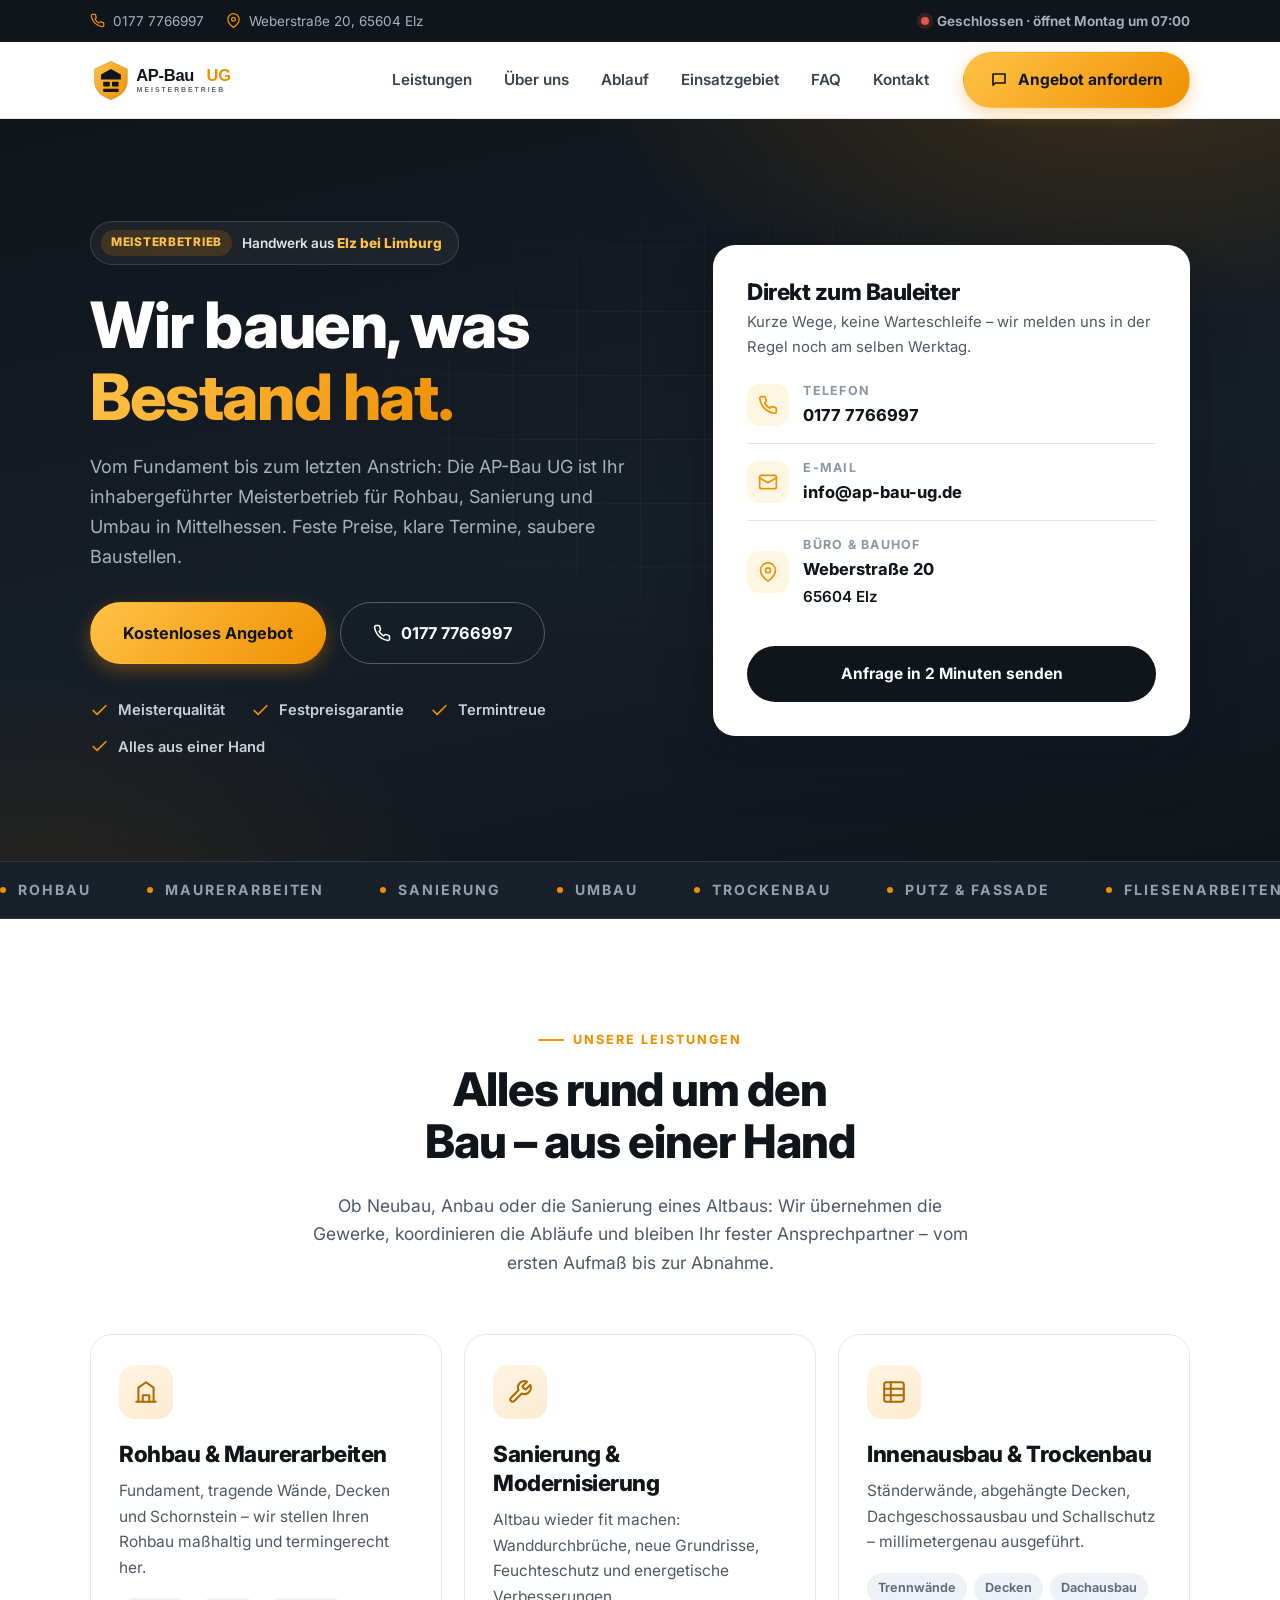
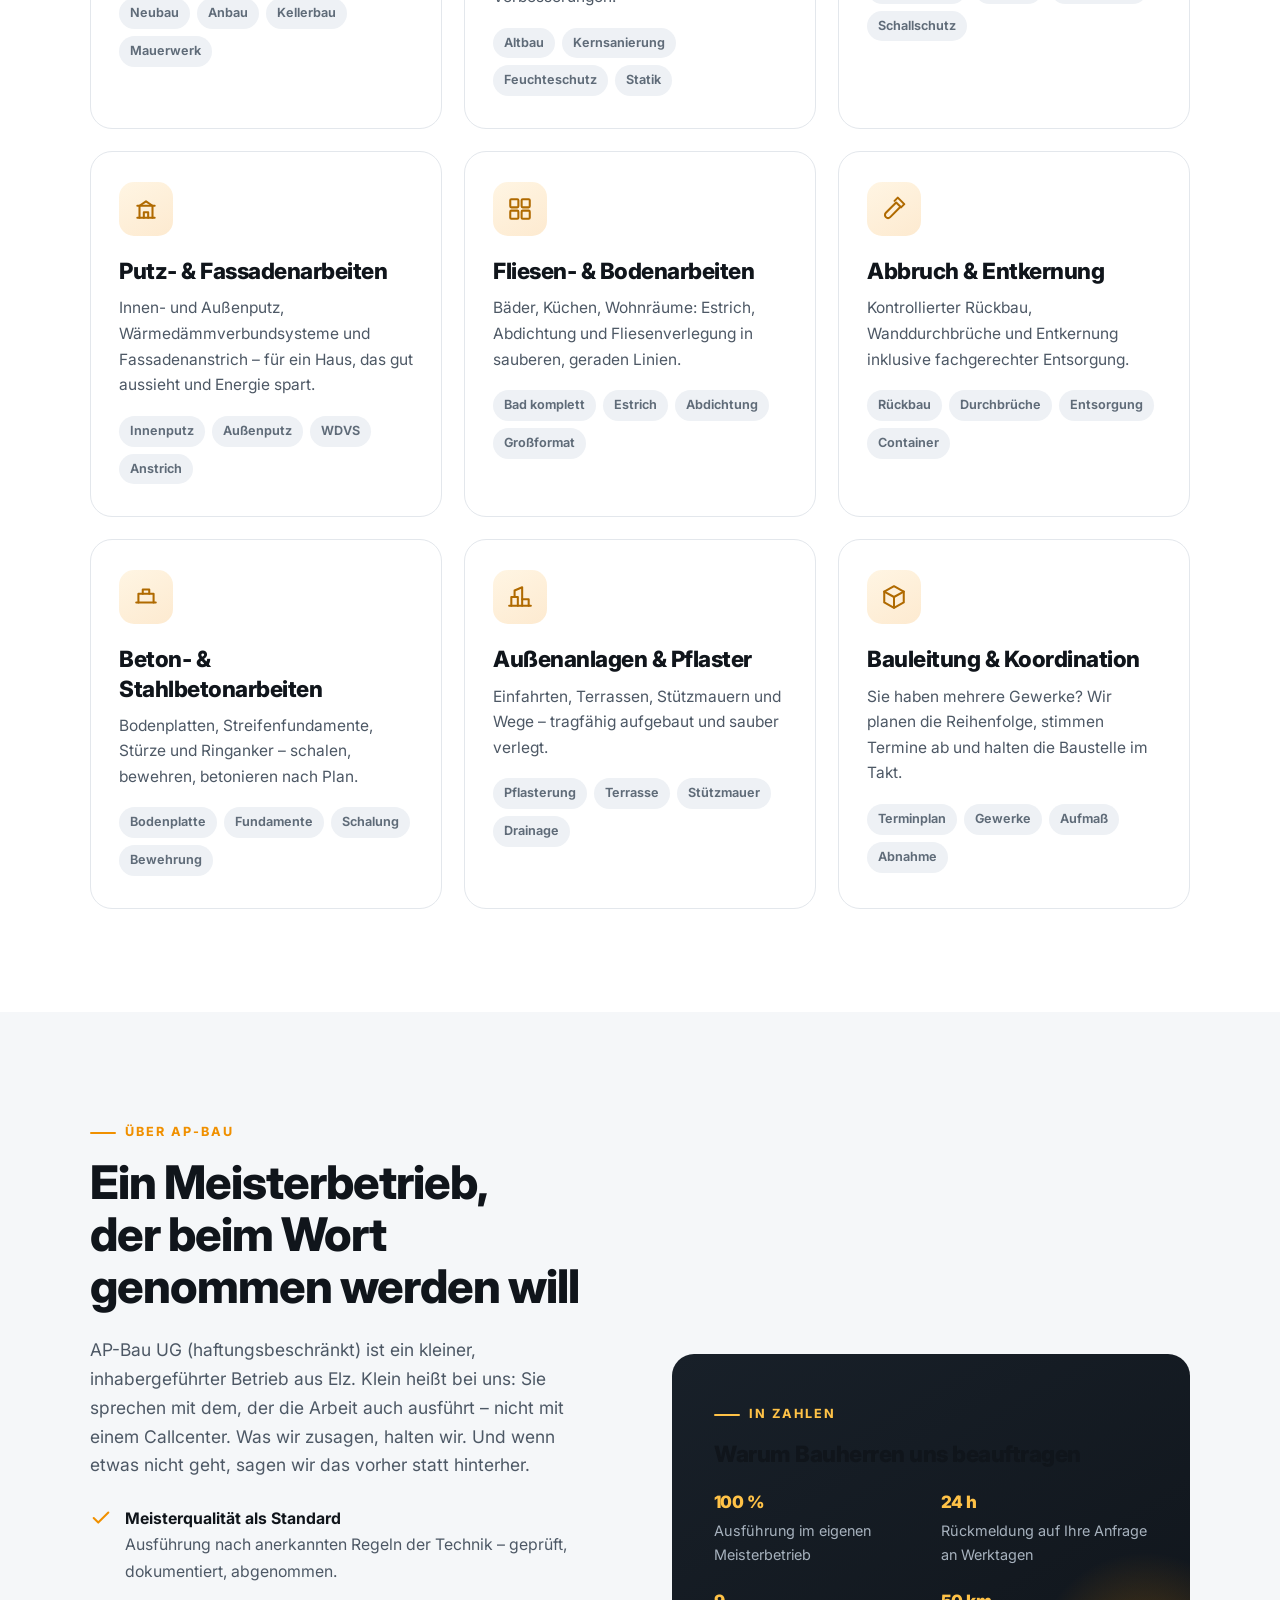
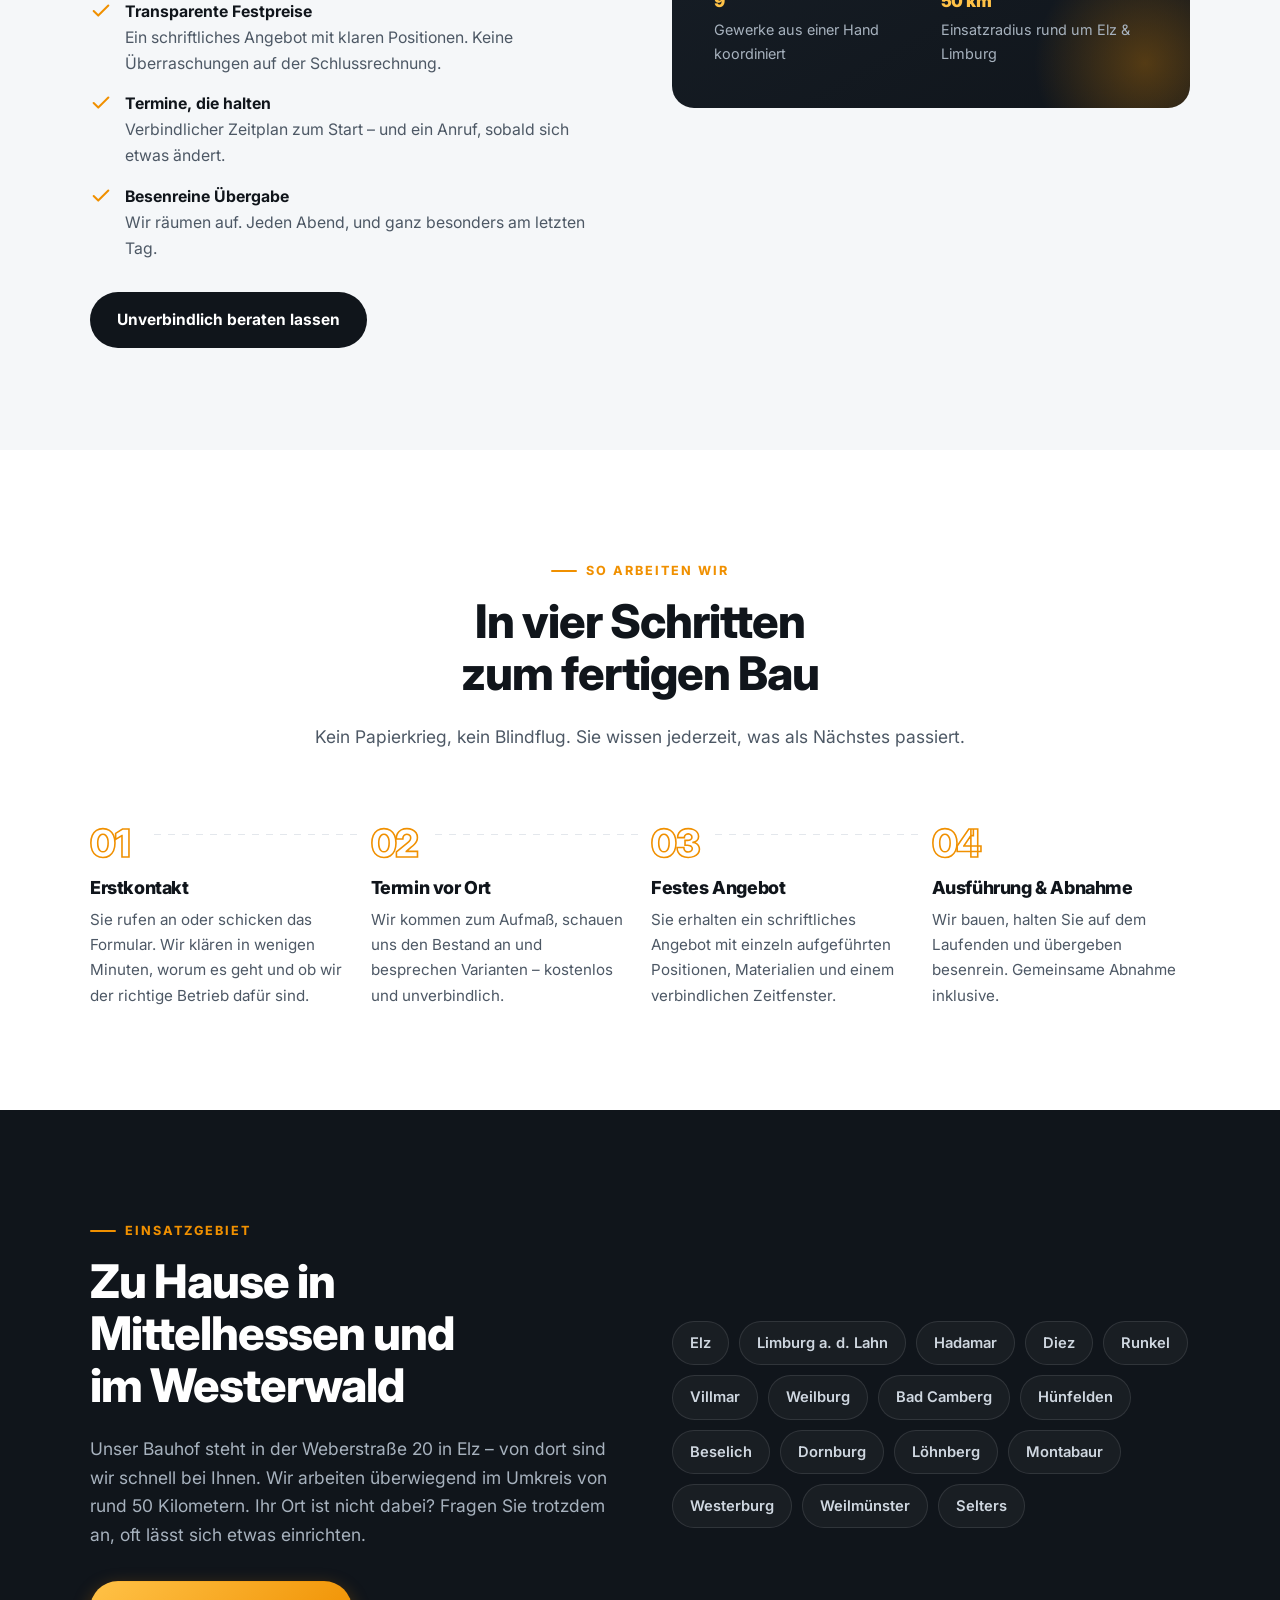
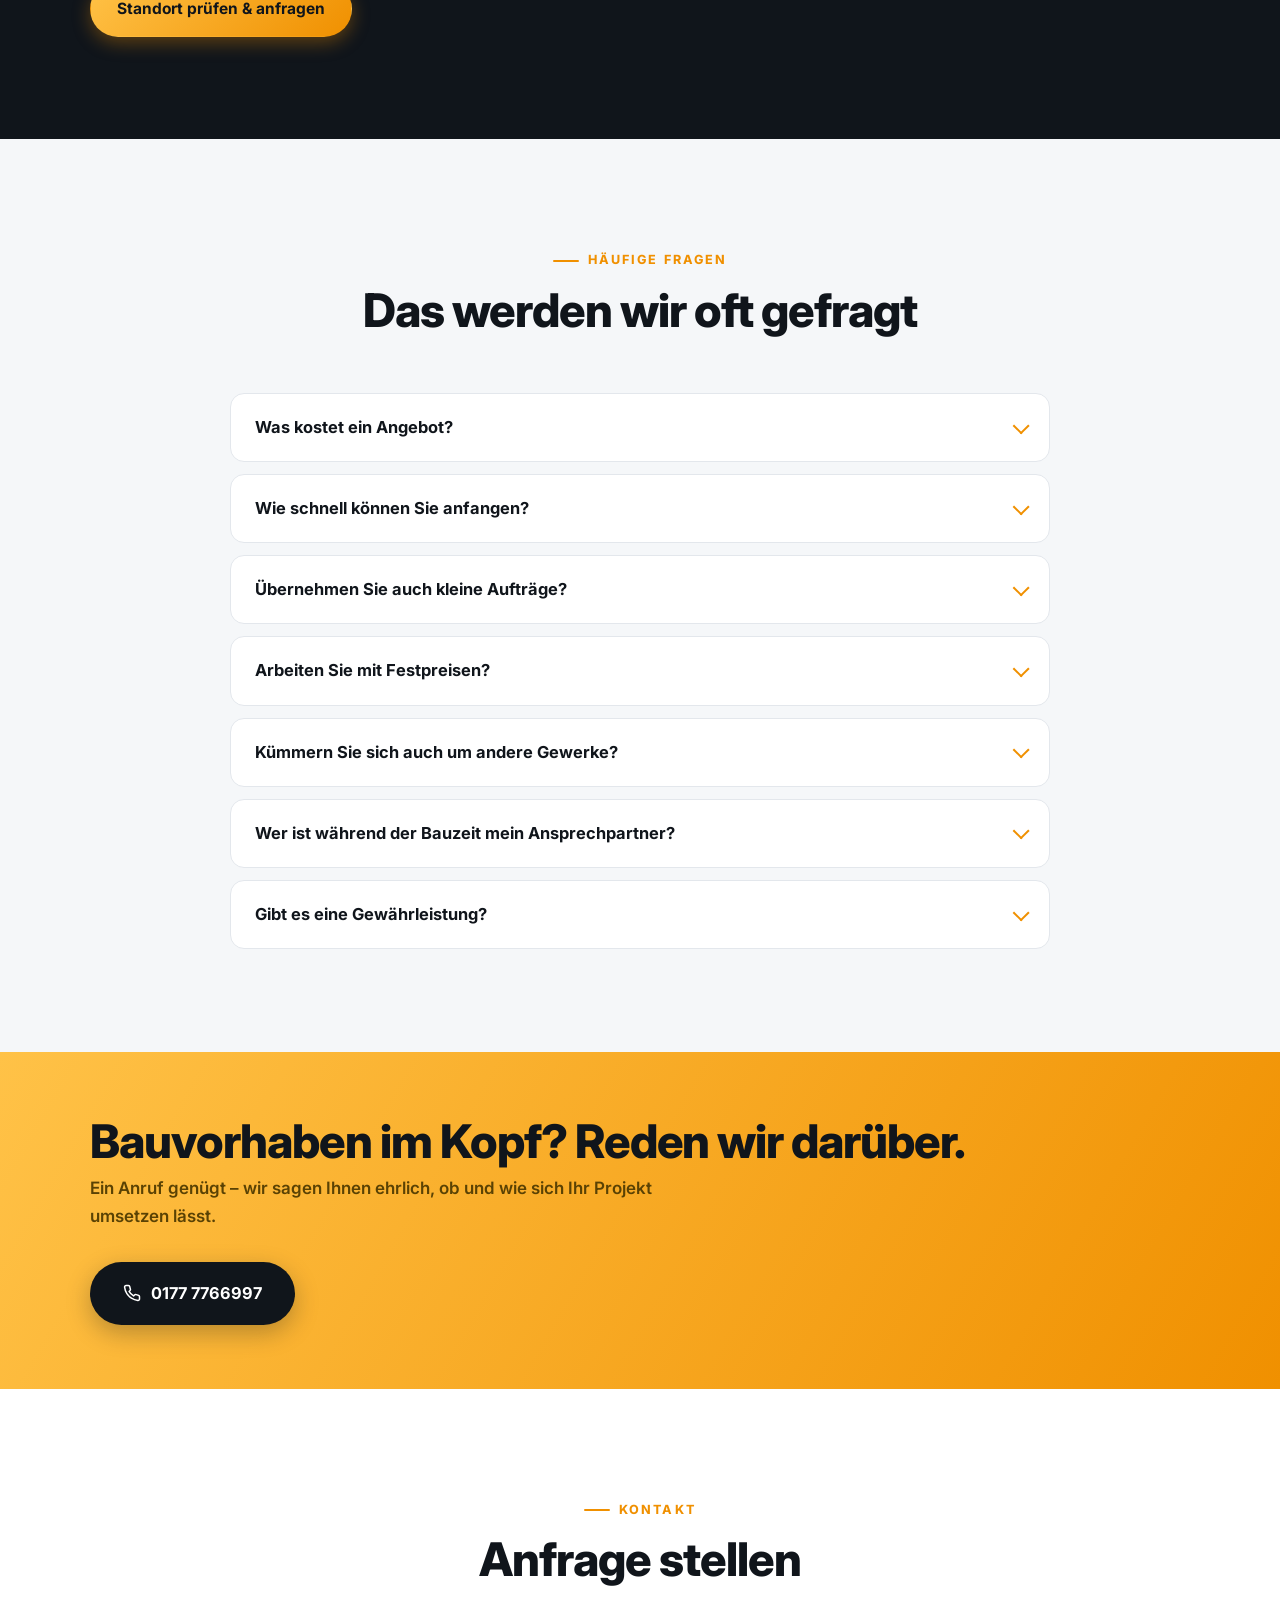
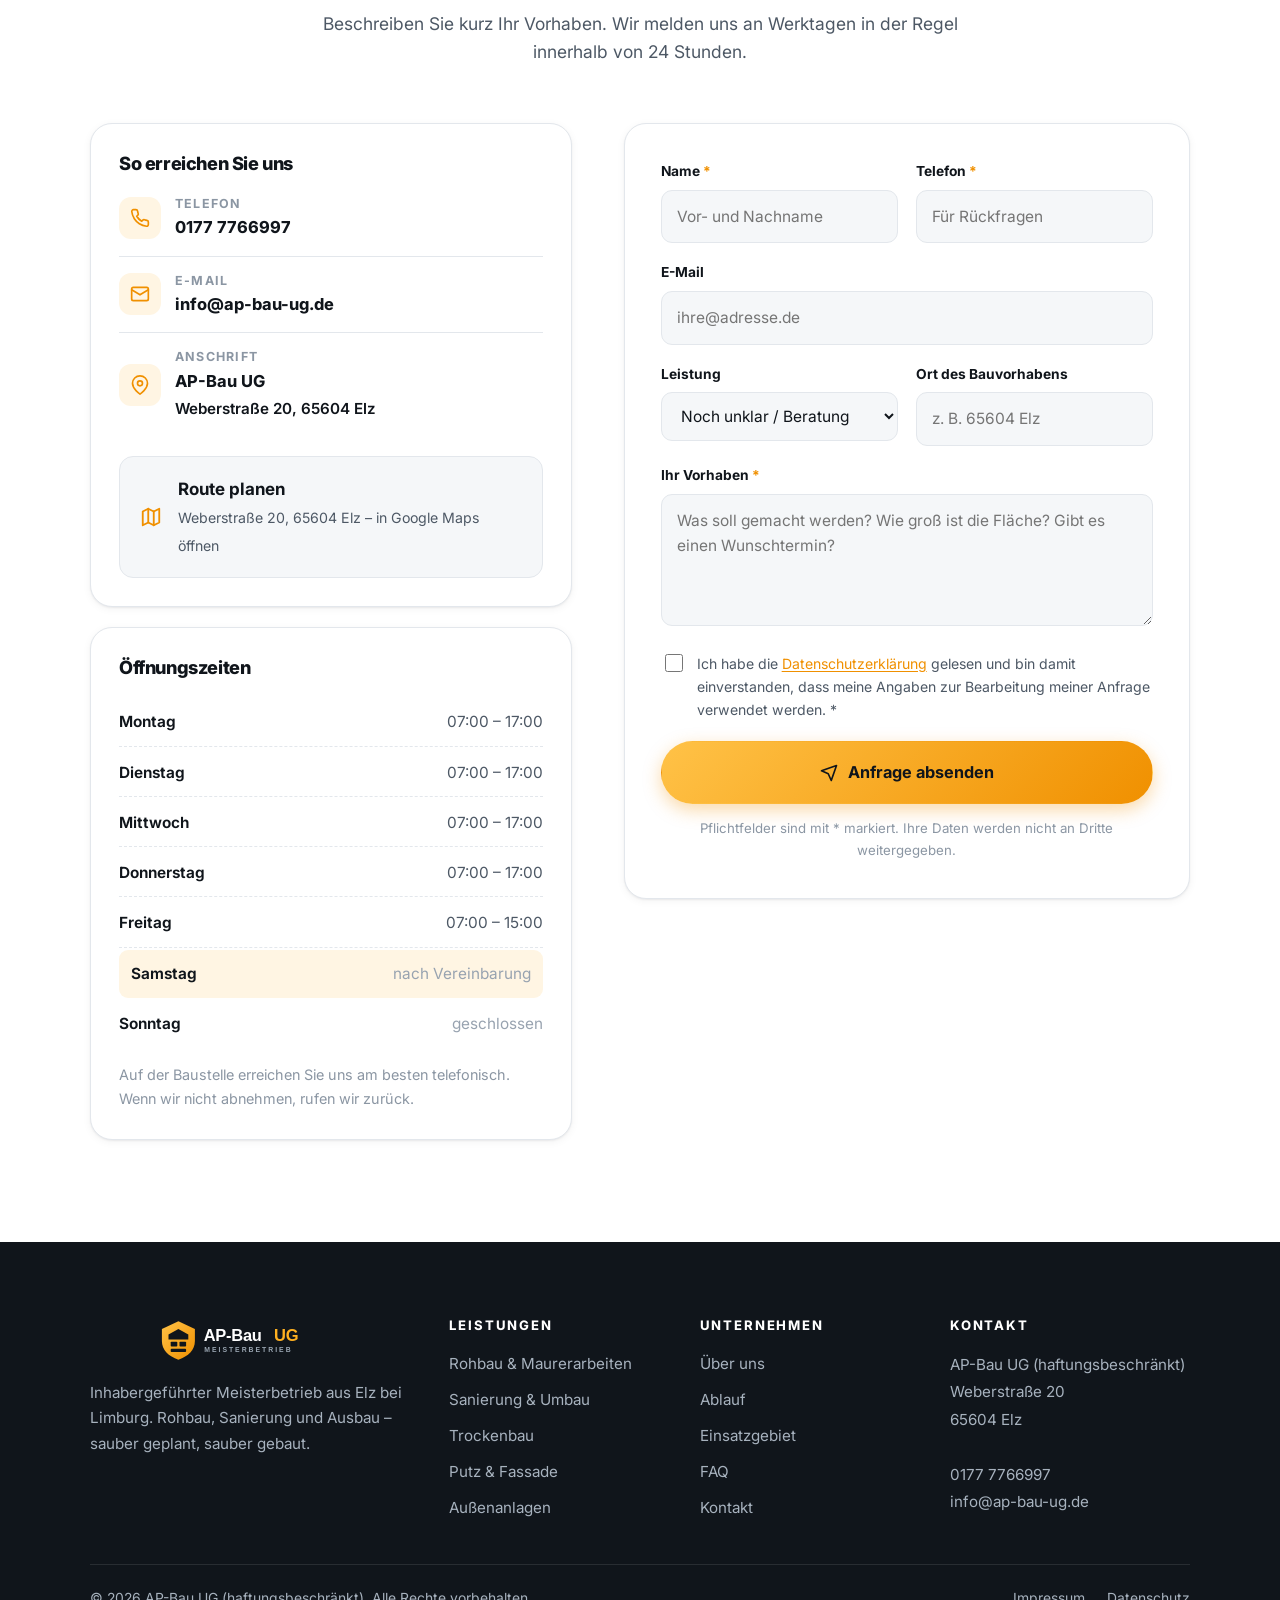
<file: index.html>
<!DOCTYPE html>
<html lang="de">
<head>
<meta charset="utf-8">
<meta name="viewport" content="width=device-width, initial-scale=1">
<title>AP-Bau UG – Meisterbetrieb für Rohbau, Sanierung &amp; Umbau in Elz bei Limburg</title>
<meta name="description" content="AP-Bau UG (haftungsbeschränkt) – Ihr Meisterbetrieb aus Elz bei Limburg. Rohbau, Maurerarbeiten, Sanierung, Umbau, Trockenbau, Putz &amp; Fassade, Fliesen und Außenanlagen. Kostenloses Angebot: 0177 7766997.">
<meta name="keywords" content="Bauunternehmen Elz, Maurer Limburg, Rohbau Westerwald, Sanierung Limburg-Weilburg, Meisterbetrieb Elz, AP-Bau UG">
<meta name="author" content="AP-Bau UG (haftungsbeschränkt)">
<meta name="robots" content="index, follow">
<link rel="canonical" href="https://www.ap-bau-ug.de/">

<meta property="og:type" content="website">
<meta property="og:locale" content="de_DE">
<meta property="og:site_name" content="AP-Bau UG – Meisterbetrieb">
<meta property="og:title" content="AP-Bau UG – Meisterbetrieb für Rohbau, Sanierung &amp; Umbau in Elz">
<meta property="og:description" content="Bauen mit Meisterqualität aus Elz bei Limburg. Rohbau, Sanierung, Umbau, Trockenbau, Putz &amp; Fassade. Jetzt kostenlos anfragen.">
<meta property="og:image" content="assets/img/logo.svg">
<meta name="theme-color" content="#10151b">

<link rel="icon" href="assets/img/favicon.svg" type="image/svg+xml">
<link rel="apple-touch-icon" href="assets/img/favicon.svg">

<link rel="preconnect" href="https://fonts.googleapis.com">
<link rel="preconnect" href="https://fonts.gstatic.com" crossorigin>
<link rel="stylesheet" href="https://fonts.googleapis.com/css2?family=Inter:wght@400;500;600;700;800;900&display=swap">
<link rel="stylesheet" href="assets/css/style.css">

<script type="application/ld+json">
{
  "@context": "https://schema.org",
  "@type": "GeneralContractor",
  "name": "AP-Bau UG (haftungsbeschränkt)",
  "alternateName": "AP-Bau UG Meisterbetrieb",
  "description": "Meisterbetrieb für Rohbau, Maurerarbeiten, Sanierung, Umbau, Trockenbau, Putz- und Fassadenarbeiten in Elz bei Limburg.",
  "url": "https://www.ap-bau-ug.de/",
  "telephone": "+49 177 7766997",
  "image": "https://www.ap-bau-ug.de/assets/img/logo.svg",
  "address": {
    "@type": "PostalAddress",
    "streetAddress": "Weberstraße 20",
    "postalCode": "65604",
    "addressLocality": "Elz",
    "addressRegion": "Hessen",
    "addressCountry": "DE"
  },
  "geo": { "@type": "GeoCoordinates", "latitude": 50.4139, "longitude": 8.0219 },
  "areaServed": [
    "Elz", "Limburg an der Lahn", "Hadamar", "Diez", "Weilburg",
    "Runkel", "Villmar", "Bad Camberg", "Montabaur", "Westerwaldkreis"
  ],
  "openingHoursSpecification": [
    { "@type": "OpeningHoursSpecification", "dayOfWeek": ["Monday","Tuesday","Wednesday","Thursday"], "opens": "07:00", "closes": "17:00" },
    { "@type": "OpeningHoursSpecification", "dayOfWeek": "Friday", "opens": "07:00", "closes": "15:00" }
  ],
  "priceRange": "€€"
}
</script>
</head>
<body>

<a class="skip" href="#main">Zum Inhalt springen</a>

<!-- ===================== TOPBAR ===================== -->
<div class="topbar">
  <div class="wrap topbar__in">
    <ul class="topbar__list">
      <li class="topbar__item">
        <svg viewBox="0 0 24 24" fill="none" stroke="currentColor" stroke-width="2" stroke-linecap="round" stroke-linejoin="round" aria-hidden="true"><path d="M22 16.92v3a2 2 0 0 1-2.18 2 19.79 19.79 0 0 1-8.63-3.07 19.5 19.5 0 0 1-6-6 19.79 19.79 0 0 1-3.07-8.67A2 2 0 0 1 4.11 2h3a2 2 0 0 1 2 1.72c.13.96.36 1.9.7 2.81a2 2 0 0 1-.45 2.11L8.09 9.91a16 16 0 0 0 6 6l1.27-1.27a2 2 0 0 1 2.11-.45c.9.34 1.85.57 2.81.7A2 2 0 0 1 22 16.92Z"/></svg>
        <a href="tel:+491777766997">0177 7766997</a>
      </li>
      <li class="topbar__item topbar__item--hide">
        <svg viewBox="0 0 24 24" fill="none" stroke="currentColor" stroke-width="2" stroke-linecap="round" stroke-linejoin="round" aria-hidden="true"><path d="M21 10c0 7-9 13-9 13s-9-6-9-13a9 9 0 0 1 18 0Z"/><circle cx="12" cy="10" r="3"/></svg>
        Weberstraße 20, 65604 Elz
      </li>
    </ul>
    <div class="topbar__status">
      <span class="dot" id="statusDot" aria-hidden="true"></span>
      <span id="statusText">Öffnungszeiten werden geladen …</span>
    </div>
  </div>
</div>

<!-- ===================== HEADER ===================== -->
<header class="header" id="header">
  <div class="wrap header__in">
    <a class="brand" href="index.html" aria-label="AP-Bau UG Meisterbetrieb – Startseite">
      <img src="assets/img/logo.svg" alt="AP-Bau UG Meisterbetrieb" width="300" height="80">
    </a>

    <nav class="nav" id="nav" aria-label="Hauptnavigation">
      <a href="#leistungen">Leistungen</a>
      <a href="#ueber-uns">Über uns</a>
      <a href="#ablauf">Ablauf</a>
      <a href="#einsatzgebiet">Einsatzgebiet</a>
      <a href="#faq">FAQ</a>
      <a href="#kontakt">Kontakt</a>
    </nav>

    <div class="header__cta">
      <a class="btn btn--primary" href="#kontakt">
        <svg viewBox="0 0 24 24" fill="none" stroke="currentColor" stroke-width="2.2" stroke-linecap="round" stroke-linejoin="round" aria-hidden="true"><path d="M4 4h16v12H7l-3 3V4Z"/></svg>
        Angebot anfordern
      </a>
      <button class="burger" id="burger" type="button" aria-label="Menü öffnen" aria-expanded="false" aria-controls="nav">
        <span></span><span></span><span></span>
      </button>
    </div>
  </div>
</header>

<main id="main">

<!-- ===================== HERO ===================== -->
<section class="hero">
  <div class="wrap hero__in">
    <div>
      <span class="badge">
        <span class="badge__pill">Meisterbetrieb</span>
        <span>Handwerk aus <b>Elz bei Limburg</b></span>
      </span>

      <h1>Wir bauen, was <em>Bestand hat.</em></h1>

      <p class="hero__lead">
        Vom Fundament bis zum letzten Anstrich: Die AP-Bau UG ist Ihr inhabergeführter
        Meisterbetrieb für Rohbau, Sanierung und Umbau in Mittelhessen. Feste Preise,
        klare Termine, saubere Baustellen.
      </p>

      <div class="hero__actions">
        <a class="btn btn--primary btn--lg" href="#kontakt">Kostenloses Angebot</a>
        <a class="btn btn--ghost-light btn--lg" href="tel:+491777766997">
          <svg viewBox="0 0 24 24" fill="none" stroke="currentColor" stroke-width="2" stroke-linecap="round" stroke-linejoin="round" aria-hidden="true"><path d="M22 16.92v3a2 2 0 0 1-2.18 2 19.79 19.79 0 0 1-8.63-3.07 19.5 19.5 0 0 1-6-6 19.79 19.79 0 0 1-3.07-8.67A2 2 0 0 1 4.11 2h3a2 2 0 0 1 2 1.72c.13.96.36 1.9.7 2.81a2 2 0 0 1-.45 2.11L8.09 9.91a16 16 0 0 0 6 6l1.27-1.27a2 2 0 0 1 2.11-.45c.9.34 1.85.57 2.81.7A2 2 0 0 1 22 16.92Z"/></svg>
          0177 7766997
        </a>
      </div>

      <ul class="trust">
        <li><svg viewBox="0 0 24 24" fill="none" stroke="currentColor" stroke-width="2.2" stroke-linecap="round" stroke-linejoin="round" aria-hidden="true"><path d="M20 6 9 17l-5-5"/></svg>Meisterqualität</li>
        <li><svg viewBox="0 0 24 24" fill="none" stroke="currentColor" stroke-width="2.2" stroke-linecap="round" stroke-linejoin="round" aria-hidden="true"><path d="M20 6 9 17l-5-5"/></svg>Festpreisgarantie</li>
        <li><svg viewBox="0 0 24 24" fill="none" stroke="currentColor" stroke-width="2.2" stroke-linecap="round" stroke-linejoin="round" aria-hidden="true"><path d="M20 6 9 17l-5-5"/></svg>Termintreue</li>
        <li><svg viewBox="0 0 24 24" fill="none" stroke="currentColor" stroke-width="2.2" stroke-linecap="round" stroke-linejoin="round" aria-hidden="true"><path d="M20 6 9 17l-5-5"/></svg>Alles aus einer Hand</li>
      </ul>
    </div>

    <aside class="hero__card">
      <h2>Direkt zum Bauleiter</h2>
      <p class="muted">Kurze Wege, keine Warteschleife – wir melden uns in der Regel noch am selben Werktag.</p>

      <div class="quickrow">
        <div class="quickrow__ic">
          <svg viewBox="0 0 24 24" fill="none" stroke="currentColor" stroke-width="2" stroke-linecap="round" stroke-linejoin="round" aria-hidden="true"><path d="M22 16.92v3a2 2 0 0 1-2.18 2 19.79 19.79 0 0 1-8.63-3.07 19.5 19.5 0 0 1-6-6 19.79 19.79 0 0 1-3.07-8.67A2 2 0 0 1 4.11 2h3a2 2 0 0 1 2 1.72c.13.96.36 1.9.7 2.81a2 2 0 0 1-.45 2.11L8.09 9.91a16 16 0 0 0 6 6l1.27-1.27a2 2 0 0 1 2.11-.45c.9.34 1.85.57 2.81.7A2 2 0 0 1 22 16.92Z"/></svg>
        </div>
        <div>
          <div class="quickrow__t">Telefon</div>
          <div class="quickrow__v"><a href="tel:+491777766997">0177 7766997</a></div>
        </div>
      </div>

      <div class="quickrow">
        <div class="quickrow__ic">
          <svg viewBox="0 0 24 24" fill="none" stroke="currentColor" stroke-width="2" stroke-linecap="round" stroke-linejoin="round" aria-hidden="true"><rect x="2" y="4" width="20" height="16" rx="2"/><path d="m2 7 10 6 10-6"/></svg>
        </div>
        <div>
          <div class="quickrow__t">E-Mail</div>
          <div class="quickrow__v"><a href="mailto:info@ap-bau-ug.de">info@ap-bau-ug.de</a></div>
        </div>
      </div>

      <div class="quickrow">
        <div class="quickrow__ic">
          <svg viewBox="0 0 24 24" fill="none" stroke="currentColor" stroke-width="2" stroke-linecap="round" stroke-linejoin="round" aria-hidden="true"><path d="M21 10c0 7-9 13-9 13s-9-6-9-13a9 9 0 0 1 18 0Z"/><circle cx="12" cy="10" r="3"/></svg>
        </div>
        <div>
          <div class="quickrow__t">Büro &amp; Bauhof</div>
          <div class="quickrow__v">Weberstraße 20<br><span style="font-weight:600;font-size:.95rem">65604 Elz</span></div>
        </div>
      </div>

      <a class="btn btn--dark btn--block" href="#kontakt" style="margin-top:22px">Anfrage in 2 Minuten senden</a>
    </aside>
  </div>
</section>

<!-- ===================== LAUFBAND ===================== -->
<div class="strip" aria-hidden="true">
  <div class="strip__track">
    <span class="strip__item">Rohbau</span>
    <span class="strip__item">Maurerarbeiten</span>
    <span class="strip__item">Sanierung</span>
    <span class="strip__item">Umbau</span>
    <span class="strip__item">Trockenbau</span>
    <span class="strip__item">Putz &amp; Fassade</span>
    <span class="strip__item">Fliesenarbeiten</span>
    <span class="strip__item">Beton</span>
    <span class="strip__item">Abbruch</span>
    <span class="strip__item">Pflasterarbeiten</span>
    <span class="strip__item">Rohbau</span>
    <span class="strip__item">Maurerarbeiten</span>
    <span class="strip__item">Sanierung</span>
    <span class="strip__item">Umbau</span>
    <span class="strip__item">Trockenbau</span>
    <span class="strip__item">Putz &amp; Fassade</span>
    <span class="strip__item">Fliesenarbeiten</span>
    <span class="strip__item">Beton</span>
    <span class="strip__item">Abbruch</span>
    <span class="strip__item">Pflasterarbeiten</span>
  </div>
</div>

<!-- ===================== LEISTUNGEN ===================== -->
<section class="section" id="leistungen">
  <div class="wrap">
    <div class="section-head center reveal">
      <span class="kicker">Unsere Leistungen</span>
      <h2>Alles rund um den Bau – aus einer Hand</h2>
      <p class="lead">
        Ob Neubau, Anbau oder die Sanierung eines Altbaus: Wir übernehmen die Gewerke,
        koordinieren die Abläufe und bleiben Ihr fester Ansprechpartner – vom ersten
        Aufmaß bis zur Abnahme.
      </p>
    </div>

    <div class="grid grid--3">

      <article class="card reveal">
        <div class="card__ic">
          <svg viewBox="0 0 24 24" fill="none" stroke="currentColor" stroke-width="1.9" stroke-linecap="round" stroke-linejoin="round" aria-hidden="true"><path d="M3 21h18"/><path d="M5 21V8l7-5 7 5v13"/><path d="M9 21v-6h6v6"/></svg>
        </div>
        <h3>Rohbau &amp; Maurerarbeiten</h3>
        <p>Fundament, tragende Wände, Decken und Schornstein – wir stellen Ihren Rohbau maßhaltig und termingerecht her.</p>
        <ul class="taglist"><li>Neubau</li><li>Anbau</li><li>Kellerbau</li><li>Mauerwerk</li></ul>
      </article>

      <article class="card reveal">
        <div class="card__ic">
          <svg viewBox="0 0 24 24" fill="none" stroke="currentColor" stroke-width="1.9" stroke-linecap="round" stroke-linejoin="round" aria-hidden="true"><path d="M14.7 6.3a1 1 0 0 0 0 1.4l1.6 1.6a1 1 0 0 0 1.4 0l3.8-3.8a6 6 0 0 1-7.9 7.9l-6.9 6.9a2.1 2.1 0 0 1-3-3l6.9-6.9a6 6 0 0 1 7.9-7.9l-3.8 3.8Z"/></svg>
        </div>
        <h3>Sanierung &amp; Modernisierung</h3>
        <p>Altbau wieder fit machen: Wanddurchbrüche, neue Grundrisse, Feuchteschutz und energetische Verbesserungen.</p>
        <ul class="taglist"><li>Altbau</li><li>Kernsanierung</li><li>Feuchteschutz</li><li>Statik</li></ul>
      </article>

      <article class="card reveal">
        <div class="card__ic">
          <svg viewBox="0 0 24 24" fill="none" stroke="currentColor" stroke-width="1.9" stroke-linecap="round" stroke-linejoin="round" aria-hidden="true"><rect x="3" y="3" width="18" height="18" rx="2"/><path d="M3 9h18M3 15h18M9 3v18"/></svg>
        </div>
        <h3>Innenausbau &amp; Trockenbau</h3>
        <p>Ständerwände, abgehängte Decken, Dachgeschossausbau und Schallschutz – millimetergenau ausgeführt.</p>
        <ul class="taglist"><li>Trennwände</li><li>Decken</li><li>Dachausbau</li><li>Schallschutz</li></ul>
      </article>

      <article class="card reveal">
        <div class="card__ic">
          <svg viewBox="0 0 24 24" fill="none" stroke="currentColor" stroke-width="1.9" stroke-linecap="round" stroke-linejoin="round" aria-hidden="true"><path d="M4 20h16"/><path d="M6 20V9l6-4 6 4v11"/><path d="M4 9h16"/><path d="M10 20v-5h4v5"/></svg>
        </div>
        <h3>Putz- &amp; Fassadenarbeiten</h3>
        <p>Innen- und Außenputz, Wärmedämmverbundsysteme und Fassadenanstrich – für ein Haus, das gut aussieht und Energie spart.</p>
        <ul class="taglist"><li>Innenputz</li><li>Außenputz</li><li>WDVS</li><li>Anstrich</li></ul>
      </article>

      <article class="card reveal">
        <div class="card__ic">
          <svg viewBox="0 0 24 24" fill="none" stroke="currentColor" stroke-width="1.9" stroke-linecap="round" stroke-linejoin="round" aria-hidden="true"><rect x="3" y="3" width="7.5" height="7.5" rx="1"/><rect x="13.5" y="3" width="7.5" height="7.5" rx="1"/><rect x="3" y="13.5" width="7.5" height="7.5" rx="1"/><rect x="13.5" y="13.5" width="7.5" height="7.5" rx="1"/></svg>
        </div>
        <h3>Fliesen- &amp; Bodenarbeiten</h3>
        <p>Bäder, Küchen, Wohnräume: Estrich, Abdichtung und Fliesenverlegung in sauberen, geraden Linien.</p>
        <ul class="taglist"><li>Bad komplett</li><li>Estrich</li><li>Abdichtung</li><li>Großformat</li></ul>
      </article>

      <article class="card reveal">
        <div class="card__ic">
          <svg viewBox="0 0 24 24" fill="none" stroke="currentColor" stroke-width="1.9" stroke-linecap="round" stroke-linejoin="round" aria-hidden="true"><path d="m14 6 4 4-9.5 9.5a2.8 2.8 0 0 1-4-4L14 6Z"/><path d="m12.5 4.5 3-3 6 6-3 3"/></svg>
        </div>
        <h3>Abbruch &amp; Entkernung</h3>
        <p>Kontrollierter Rückbau, Wanddurchbrüche und Entkernung inklusive fachgerechter Entsorgung.</p>
        <ul class="taglist"><li>Rückbau</li><li>Durchbrüche</li><li>Entsorgung</li><li>Container</li></ul>
      </article>

      <article class="card reveal">
        <div class="card__ic">
          <svg viewBox="0 0 24 24" fill="none" stroke="currentColor" stroke-width="1.9" stroke-linecap="round" stroke-linejoin="round" aria-hidden="true"><path d="M3 17h18"/><path d="M5 17V9h14v8"/><path d="M9 9V5h6v4"/></svg>
        </div>
        <h3>Beton- &amp; Stahlbetonarbeiten</h3>
        <p>Bodenplatten, Streifenfundamente, Stürze und Ringanker – schalen, bewehren, betonieren nach Plan.</p>
        <ul class="taglist"><li>Bodenplatte</li><li>Fundamente</li><li>Schalung</li><li>Bewehrung</li></ul>
      </article>

      <article class="card reveal">
        <div class="card__ic">
          <svg viewBox="0 0 24 24" fill="none" stroke="currentColor" stroke-width="1.9" stroke-linecap="round" stroke-linejoin="round" aria-hidden="true"><path d="M2 20h20"/><path d="M4 20V12h6v8"/><path d="M14 20v-6h6v6"/><path d="M7 12V6l7-3v11"/></svg>
        </div>
        <h3>Außenanlagen &amp; Pflaster</h3>
        <p>Einfahrten, Terrassen, Stützmauern und Wege – tragfähig aufgebaut und sauber verlegt.</p>
        <ul class="taglist"><li>Pflasterung</li><li>Terrasse</li><li>Stützmauer</li><li>Drainage</li></ul>
      </article>

      <article class="card reveal">
        <div class="card__ic">
          <svg viewBox="0 0 24 24" fill="none" stroke="currentColor" stroke-width="1.9" stroke-linecap="round" stroke-linejoin="round" aria-hidden="true"><path d="M12 2 3 7v10l9 5 9-5V7l-9-5Z"/><path d="m3 7 9 5 9-5M12 12v10"/></svg>
        </div>
        <h3>Bauleitung &amp; Koordination</h3>
        <p>Sie haben mehrere Gewerke? Wir planen die Reihenfolge, stimmen Termine ab und halten die Baustelle im Takt.</p>
        <ul class="taglist"><li>Terminplan</li><li>Gewerke</li><li>Aufmaß</li><li>Abnahme</li></ul>
      </article>

    </div>
  </div>
</section>

<!-- ===================== ÜBER UNS ===================== -->
<section class="section section--soft" id="ueber-uns">
  <div class="wrap split">
    <div class="reveal">
      <span class="kicker">Über AP-Bau</span>
      <h2>Ein Meisterbetrieb, der beim Wort genommen werden will</h2>
      <p class="lead">
        AP-Bau UG (haftungsbeschränkt) ist ein kleiner, inhabergeführter Betrieb aus Elz.
        Klein heißt bei uns: Sie sprechen mit dem, der die Arbeit auch ausführt – nicht mit
        einem Callcenter. Was wir zusagen, halten wir. Und wenn etwas nicht geht, sagen wir
        das vorher statt hinterher.
      </p>

      <ul class="checks">
        <li>
          <svg viewBox="0 0 24 24" fill="none" stroke="currentColor" stroke-width="2.2" stroke-linecap="round" stroke-linejoin="round" aria-hidden="true"><path d="M20 6 9 17l-5-5"/></svg>
          <span><b>Meisterqualität als Standard</b>Ausführung nach anerkannten Regeln der Technik – geprüft, dokumentiert, abgenommen.</span>
        </li>
        <li>
          <svg viewBox="0 0 24 24" fill="none" stroke="currentColor" stroke-width="2.2" stroke-linecap="round" stroke-linejoin="round" aria-hidden="true"><path d="M20 6 9 17l-5-5"/></svg>
          <span><b>Transparente Festpreise</b>Ein schriftliches Angebot mit klaren Positionen. Keine Überraschungen auf der Schlussrechnung.</span>
        </li>
        <li>
          <svg viewBox="0 0 24 24" fill="none" stroke="currentColor" stroke-width="2.2" stroke-linecap="round" stroke-linejoin="round" aria-hidden="true"><path d="M20 6 9 17l-5-5"/></svg>
          <span><b>Termine, die halten</b>Verbindlicher Zeitplan zum Start – und ein Anruf, sobald sich etwas ändert.</span>
        </li>
        <li>
          <svg viewBox="0 0 24 24" fill="none" stroke="currentColor" stroke-width="2.2" stroke-linecap="round" stroke-linejoin="round" aria-hidden="true"><path d="M20 6 9 17l-5-5"/></svg>
          <span><b>Besenreine Übergabe</b>Wir räumen auf. Jeden Abend, und ganz besonders am letzten Tag.</span>
        </li>
      </ul>

      <a class="btn btn--dark" href="#kontakt">Unverbindlich beraten lassen</a>
    </div>

    <div class="frame reveal">
      <span class="kicker">In Zahlen</span>
      <h3 style="margin-bottom:26px">Warum Bauherren uns beauftragen</h3>
      <div class="stats">
        <div>
          <div class="stats__n">100 %</div>
          <div class="stats__l">Ausführung im eigenen Meisterbetrieb</div>
        </div>
        <div>
          <div class="stats__n">24 h</div>
          <div class="stats__l">Rückmeldung auf Ihre Anfrage an Werktagen</div>
        </div>
        <div>
          <div class="stats__n">9</div>
          <div class="stats__l">Gewerke aus einer Hand koordiniert</div>
        </div>
        <div>
          <div class="stats__n">50 km</div>
          <div class="stats__l">Einsatzradius rund um Elz &amp; Limburg</div>
        </div>
      </div>
    </div>
  </div>
</section>

<!-- ===================== ABLAUF ===================== -->
<section class="section" id="ablauf">
  <div class="wrap">
    <div class="section-head center reveal">
      <span class="kicker">So arbeiten wir</span>
      <h2>In vier Schritten zum fertigen Bau</h2>
      <p class="lead">Kein Papierkrieg, kein Blindflug. Sie wissen jederzeit, was als Nächstes passiert.</p>
    </div>

    <div class="steps">
      <div class="step reveal">
        <h3>Erstkontakt</h3>
        <p>Sie rufen an oder schicken das Formular. Wir klären in wenigen Minuten, worum es geht und ob wir der richtige Betrieb dafür sind.</p>
      </div>
      <div class="step reveal">
        <h3>Termin vor Ort</h3>
        <p>Wir kommen zum Aufmaß, schauen uns den Bestand an und besprechen Varianten – kostenlos und unverbindlich.</p>
      </div>
      <div class="step reveal">
        <h3>Festes Angebot</h3>
        <p>Sie erhalten ein schriftliches Angebot mit einzeln aufgeführten Positionen, Materialien und einem verbindlichen Zeitfenster.</p>
      </div>
      <div class="step reveal">
        <h3>Ausführung &amp; Abnahme</h3>
        <p>Wir bauen, halten Sie auf dem Laufenden und übergeben besenrein. Gemeinsame Abnahme inklusive.</p>
      </div>
    </div>
  </div>
</section>

<!-- ===================== EINSATZGEBIET ===================== -->
<section class="section section--dark" id="einsatzgebiet">
  <div class="wrap split">
    <div class="reveal">
      <span class="kicker">Einsatzgebiet</span>
      <h2>Zu Hause in Mittelhessen und im Westerwald</h2>
      <p class="lead">
        Unser Bauhof steht in der Weberstraße 20 in Elz – von dort sind wir schnell bei Ihnen.
        Wir arbeiten überwiegend im Umkreis von rund 50 Kilometern. Ihr Ort ist nicht dabei?
        Fragen Sie trotzdem an, oft lässt sich etwas einrichten.
      </p>
      <a class="btn btn--primary" href="#kontakt" style="margin-top:12px">Standort prüfen &amp; anfragen</a>
    </div>

    <ul class="areas reveal">
      <li>Elz</li><li>Limburg a. d. Lahn</li><li>Hadamar</li><li>Diez</li>
      <li>Runkel</li><li>Villmar</li><li>Weilburg</li><li>Bad Camberg</li>
      <li>Hünfelden</li><li>Beselich</li><li>Dornburg</li><li>Löhnberg</li>
      <li>Montabaur</li><li>Westerburg</li><li>Weilmünster</li><li>Selters</li>
    </ul>
  </div>
</section>

<!-- ===================== FAQ ===================== -->
<section class="section section--soft" id="faq">
  <div class="wrap">
    <div class="section-head center reveal">
      <span class="kicker">Häufige Fragen</span>
      <h2>Das werden wir oft gefragt</h2>
    </div>

    <div class="faq reveal">
      <details>
        <summary>Was kostet ein Angebot?</summary>
        <div class="faq__a">Nichts. Erstgespräch, Ortstermin und schriftliches Angebot sind bei uns kostenlos und unverbindlich. Erst wenn Sie zusagen, entstehen Kosten.</div>
      </details>
      <details>
        <summary>Wie schnell können Sie anfangen?</summary>
        <div class="faq__a">Das hängt vom Umfang ab. Kleinere Arbeiten lassen sich oft innerhalb weniger Wochen einplanen, größere Rohbauprojekte brauchen mehr Vorlauf. Beim Ortstermin nennen wir Ihnen ein realistisches Zeitfenster – und keines, das wir nicht halten können.</div>
      </details>
      <details>
        <summary>Übernehmen Sie auch kleine Aufträge?</summary>
        <div class="faq__a">Ja. Ein Wanddurchbruch, eine neue Terrasse oder ein Bad sind für uns genauso selbstverständlich wie ein kompletter Rohbau. Fragen Sie einfach an.</div>
      </details>
      <details>
        <summary>Arbeiten Sie mit Festpreisen?</summary>
        <div class="faq__a">Wo der Umfang klar bestimmbar ist, ja – dann bekommen Sie einen Festpreis. Bei Altbauten mit unbekanntem Bestand arbeiten wir mit klar benannten Einheitspreisen und informieren Sie, bevor Mehrkosten entstehen.</div>
      </details>
      <details>
        <summary>Kümmern Sie sich auch um andere Gewerke?</summary>
        <div class="faq__a">Auf Wunsch ja. Wir arbeiten mit festen Partnerbetrieben für Elektro, Sanitär, Heizung und Dach zusammen und koordinieren die Reihenfolge – Sie haben trotzdem nur einen Ansprechpartner.</div>
      </details>
      <details>
        <summary>Wer ist während der Bauzeit mein Ansprechpartner?</summary>
        <div class="faq__a">Immer dieselbe Person – der Bauleiter, der schon beim Ortstermin bei Ihnen war. Sie erreichen ihn direkt unter 0177 7766997.</div>
      </details>
      <details>
        <summary>Gibt es eine Gewährleistung?</summary>
        <div class="faq__a">Selbstverständlich. Für unsere Bauleistungen gelten die gesetzlichen Gewährleistungsfristen. Der Betrieb ist haftpflichtversichert.</div>
      </details>
    </div>
  </div>
</section>

<!-- ===================== CTA ===================== -->
<section class="cta">
  <div class="wrap cta__in">
    <div>
      <h2>Bauvorhaben im Kopf? Reden wir darüber.</h2>
      <p>Ein Anruf genügt – wir sagen Ihnen ehrlich, ob und wie sich Ihr Projekt umsetzen lässt.</p>
    </div>
    <div style="display:flex;gap:12px;flex-wrap:wrap">
      <a class="btn btn--dark btn--lg" href="tel:+491777766997">
        <svg viewBox="0 0 24 24" fill="none" stroke="currentColor" stroke-width="2" stroke-linecap="round" stroke-linejoin="round" aria-hidden="true"><path d="M22 16.92v3a2 2 0 0 1-2.18 2 19.79 19.79 0 0 1-8.63-3.07 19.5 19.5 0 0 1-6-6 19.79 19.79 0 0 1-3.07-8.67A2 2 0 0 1 4.11 2h3a2 2 0 0 1 2 1.72c.13.96.36 1.9.7 2.81a2 2 0 0 1-.45 2.11L8.09 9.91a16 16 0 0 0 6 6l1.27-1.27a2 2 0 0 1 2.11-.45c.9.34 1.85.57 2.81.7A2 2 0 0 1 22 16.92Z"/></svg>
        0177 7766997
      </a>
    </div>
  </div>
</section>

<!-- ===================== KONTAKT ===================== -->
<section class="section" id="kontakt">
  <div class="wrap">
    <div class="section-head center reveal">
      <span class="kicker">Kontakt</span>
      <h2>Anfrage stellen</h2>
      <p class="lead">Beschreiben Sie kurz Ihr Vorhaben. Wir melden uns an Werktagen in der Regel innerhalb von 24 Stunden.</p>
    </div>

    <div class="contact">

      <div class="reveal">
        <div class="infocard">
          <h3>So erreichen Sie uns</h3>

          <div class="quickrow">
            <div class="quickrow__ic">
              <svg viewBox="0 0 24 24" fill="none" stroke="currentColor" stroke-width="2" stroke-linecap="round" stroke-linejoin="round" aria-hidden="true"><path d="M22 16.92v3a2 2 0 0 1-2.18 2 19.79 19.79 0 0 1-8.63-3.07 19.5 19.5 0 0 1-6-6 19.79 19.79 0 0 1-3.07-8.67A2 2 0 0 1 4.11 2h3a2 2 0 0 1 2 1.72c.13.96.36 1.9.7 2.81a2 2 0 0 1-.45 2.11L8.09 9.91a16 16 0 0 0 6 6l1.27-1.27a2 2 0 0 1 2.11-.45c.9.34 1.85.57 2.81.7A2 2 0 0 1 22 16.92Z"/></svg>
            </div>
            <div>
              <div class="quickrow__t">Telefon</div>
              <div class="quickrow__v"><a href="tel:+491777766997">0177 7766997</a></div>
            </div>
          </div>

          <div class="quickrow">
            <div class="quickrow__ic">
              <svg viewBox="0 0 24 24" fill="none" stroke="currentColor" stroke-width="2" stroke-linecap="round" stroke-linejoin="round" aria-hidden="true"><rect x="2" y="4" width="20" height="16" rx="2"/><path d="m2 7 10 6 10-6"/></svg>
            </div>
            <div>
              <div class="quickrow__t">E-Mail</div>
              <div class="quickrow__v"><a href="mailto:info@ap-bau-ug.de">info@ap-bau-ug.de</a></div>
            </div>
          </div>

          <div class="quickrow">
            <div class="quickrow__ic">
              <svg viewBox="0 0 24 24" fill="none" stroke="currentColor" stroke-width="2" stroke-linecap="round" stroke-linejoin="round" aria-hidden="true"><path d="M21 10c0 7-9 13-9 13s-9-6-9-13a9 9 0 0 1 18 0Z"/><circle cx="12" cy="10" r="3"/></svg>
            </div>
            <div>
              <div class="quickrow__t">Anschrift</div>
              <div class="quickrow__v">AP-Bau UG<br><span style="font-weight:600;font-size:.95rem">Weberstraße 20, 65604 Elz</span></div>
            </div>
          </div>

          <a class="mapcard" href="https://www.google.com/maps/search/?api=1&amp;query=Weberstra%C3%9Fe+20%2C+65604+Elz" target="_blank" rel="noopener">
            <svg viewBox="0 0 24 24" fill="none" stroke="currentColor" stroke-width="2" stroke-linecap="round" stroke-linejoin="round" aria-hidden="true"><path d="m3 6 6-3 6 3 6-3v15l-6 3-6-3-6 3V6Z"/><path d="M9 3v15M15 6v15"/></svg>
            <span><b>Route planen</b><small>Weberstraße 20, 65604 Elz – in Google Maps öffnen</small></span>
          </a>
        </div>

        <div class="infocard">
          <h3>Öffnungszeiten</h3>
          <ul class="hours" id="hours">
            <li data-day="1"><span>Montag</span><span>07:00 – 17:00</span></li>
            <li data-day="2"><span>Dienstag</span><span>07:00 – 17:00</span></li>
            <li data-day="3"><span>Mittwoch</span><span>07:00 – 17:00</span></li>
            <li data-day="4"><span>Donnerstag</span><span>07:00 – 17:00</span></li>
            <li data-day="5"><span>Freitag</span><span>07:00 – 15:00</span></li>
            <li data-day="6"><span>Samstag</span><span class="closed">nach Vereinbarung</span></li>
            <li data-day="0"><span>Sonntag</span><span class="closed">geschlossen</span></li>
          </ul>
          <p style="margin-top:16px;font-size:.9rem;color:#8b96a3">
            Auf der Baustelle erreichen Sie uns am besten telefonisch. Wenn wir nicht abnehmen,
            rufen wir zurück.
          </p>
        </div>
      </div>

      <form class="form reveal" id="contactForm" novalidate>
        <div class="formmsg formmsg--ok" id="formMsg" role="status" aria-live="polite">
          <svg viewBox="0 0 24 24" fill="none" stroke="currentColor" stroke-width="2.2" stroke-linecap="round" stroke-linejoin="round" style="width:22px;height:22px;flex:none" aria-hidden="true"><path d="M20 6 9 17l-5-5"/></svg>
          <span><strong>Fast geschafft!</strong><br>Ihr E-Mail-Programm öffnet sich mit der fertigen Anfrage – bitte nur noch abschicken. Klappt das nicht? Rufen Sie uns einfach an: 0177 7766997.</span>
        </div>

        <div class="field--row">
          <div class="field">
            <label for="name">Name <span class="req">*</span></label>
            <input type="text" id="name" name="name" autocomplete="name" required placeholder="Vor- und Nachname">
          </div>
          <div class="field">
            <label for="phone">Telefon <span class="req">*</span></label>
            <input type="tel" id="phone" name="phone" autocomplete="tel" required placeholder="Für Rückfragen">
          </div>
        </div>

        <div class="field" style="margin-top:18px">
          <label for="email">E-Mail</label>
          <input type="email" id="email" name="email" autocomplete="email" placeholder="ihre@adresse.de">
        </div>

        <div class="field--row">
          <div class="field">
            <label for="topic">Leistung</label>
            <select id="topic" name="topic">
              <option>Rohbau &amp; Maurerarbeiten</option>
              <option>Sanierung &amp; Modernisierung</option>
              <option>Innenausbau &amp; Trockenbau</option>
              <option>Putz- &amp; Fassadenarbeiten</option>
              <option>Fliesen- &amp; Bodenarbeiten</option>
              <option>Abbruch &amp; Entkernung</option>
              <option>Beton- &amp; Stahlbetonarbeiten</option>
              <option>Außenanlagen &amp; Pflaster</option>
              <option selected>Noch unklar / Beratung</option>
            </select>
          </div>
          <div class="field">
            <label for="place">Ort des Bauvorhabens</label>
            <input type="text" id="place" name="place" placeholder="z. B. 65604 Elz">
          </div>
        </div>

        <div class="field" style="margin-top:18px">
          <label for="message">Ihr Vorhaben <span class="req">*</span></label>
          <textarea id="message" name="message" required placeholder="Was soll gemacht werden? Wie groß ist die Fläche? Gibt es einen Wunschtermin?"></textarea>
        </div>

        <label class="check">
          <input type="checkbox" id="privacy" name="privacy" required>
          <span>Ich habe die <a href="datenschutz.html">Datenschutzerklärung</a> gelesen und bin damit einverstanden, dass meine Angaben zur Bearbeitung meiner Anfrage verwendet werden. <span class="req">*</span></span>
        </label>

        <input class="hp" type="text" name="website" tabindex="-1" autocomplete="off" aria-hidden="true">

        <button class="btn btn--primary btn--lg btn--block" type="submit">
          <svg viewBox="0 0 24 24" fill="none" stroke="currentColor" stroke-width="2.2" stroke-linecap="round" stroke-linejoin="round" aria-hidden="true"><path d="m22 2-7 20-4-9-9-4 20-7Z"/></svg>
          Anfrage absenden
        </button>
        <p class="form__note">Pflichtfelder sind mit <span class="req">*</span> markiert. Ihre Daten werden nicht an Dritte weitergegeben.</p>
      </form>

    </div>
  </div>
</section>

</main>

<!-- ===================== FOOTER ===================== -->
<footer class="footer">
  <div class="wrap">
    <div class="footer__grid">
      <div>
        <img src="assets/img/logo-light.svg" alt="AP-Bau UG Meisterbetrieb" width="300" height="80">
        <p style="font-size:.95rem;max-width:34ch">
          Inhabergeführter Meisterbetrieb aus Elz bei Limburg. Rohbau, Sanierung
          und Ausbau – sauber geplant, sauber gebaut.
        </p>
      </div>

      <div>
        <h4>Leistungen</h4>
        <ul class="footer__list">
          <li><a href="#leistungen">Rohbau &amp; Maurerarbeiten</a></li>
          <li><a href="#leistungen">Sanierung &amp; Umbau</a></li>
          <li><a href="#leistungen">Trockenbau</a></li>
          <li><a href="#leistungen">Putz &amp; Fassade</a></li>
          <li><a href="#leistungen">Außenanlagen</a></li>
        </ul>
      </div>

      <div>
        <h4>Unternehmen</h4>
        <ul class="footer__list">
          <li><a href="#ueber-uns">Über uns</a></li>
          <li><a href="#ablauf">Ablauf</a></li>
          <li><a href="#einsatzgebiet">Einsatzgebiet</a></li>
          <li><a href="#faq">FAQ</a></li>
          <li><a href="#kontakt">Kontakt</a></li>
        </ul>
      </div>

      <div>
        <h4>Kontakt</h4>
        <address>
          AP-Bau UG (haftungsbeschränkt)<br>
          Weberstraße 20<br>
          65604 Elz<br><br>
          <a href="tel:+491777766997">0177 7766997</a><br>
          <a href="mailto:info@ap-bau-ug.de">info@ap-bau-ug.de</a>
        </address>
      </div>
    </div>

    <div class="footer__bar">
      <span>&copy; <span id="year">2026</span> AP-Bau UG (haftungsbeschränkt). Alle Rechte vorbehalten.</span>
      <nav aria-label="Rechtliches">
        <a href="impressum.html">Impressum</a>
        <a href="datenschutz.html">Datenschutz</a>
      </nav>
    </div>
  </div>
</footer>

<!-- Sticky Call-Leiste (mobil) -->
<div class="callbar">
  <a class="btn btn--ghost" href="#kontakt">Anfrage</a>
  <a class="btn btn--primary" href="tel:+491777766997">
    <svg viewBox="0 0 24 24" fill="none" stroke="currentColor" stroke-width="2" stroke-linecap="round" stroke-linejoin="round" aria-hidden="true"><path d="M22 16.92v3a2 2 0 0 1-2.18 2 19.79 19.79 0 0 1-8.63-3.07 19.5 19.5 0 0 1-6-6 19.79 19.79 0 0 1-3.07-8.67A2 2 0 0 1 4.11 2h3a2 2 0 0 1 2 1.72c.13.96.36 1.9.7 2.81a2 2 0 0 1-.45 2.11L8.09 9.91a16 16 0 0 0 6 6l1.27-1.27a2 2 0 0 1 2.11-.45c.9.34 1.85.57 2.81.7A2 2 0 0 1 22 16.92Z"/></svg>
    Anrufen
  </a>
</div>

<button class="totop" id="toTop" type="button" aria-label="Nach oben">
  <svg viewBox="0 0 24 24" fill="none" stroke="currentColor" stroke-width="2.4" stroke-linecap="round" stroke-linejoin="round" aria-hidden="true"><path d="m18 15-6-6-6 6"/></svg>
</button>

<script src="assets/js/main.js" defer></script>
</body>
</html>
</file>
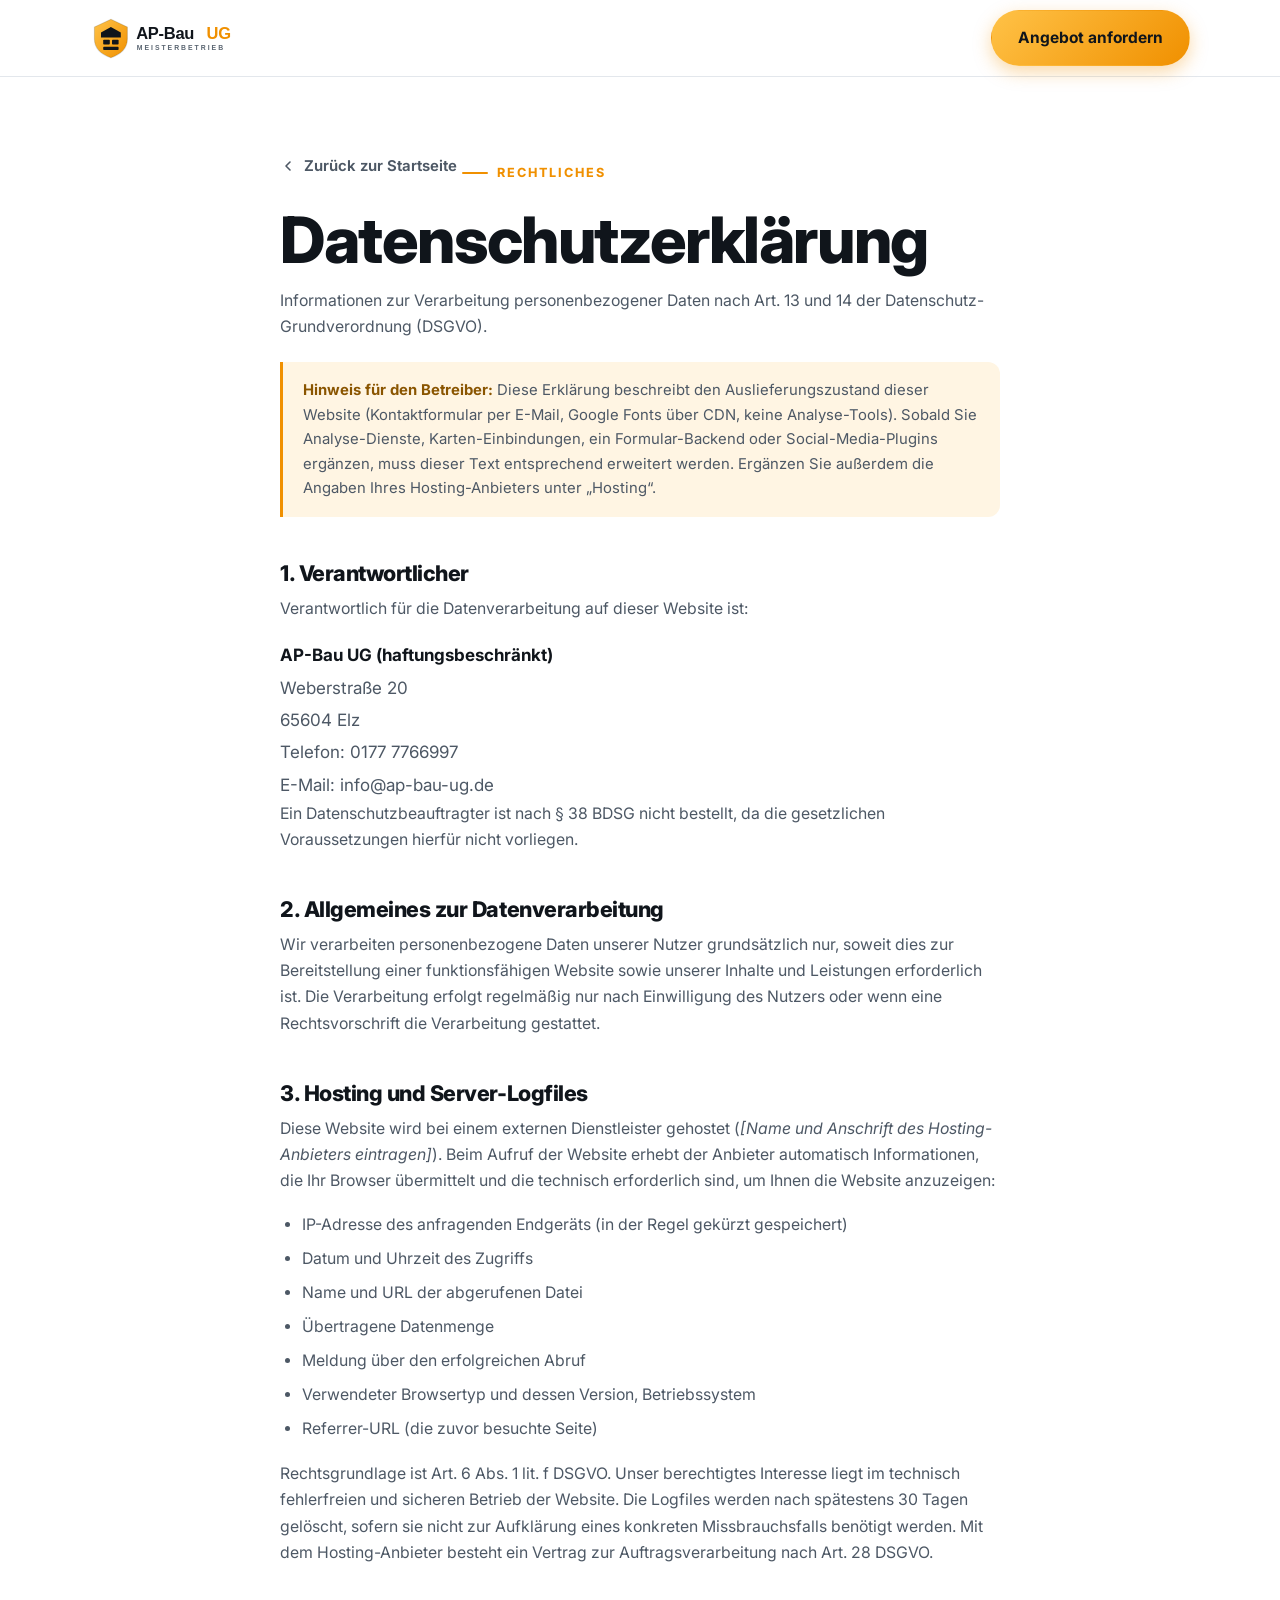
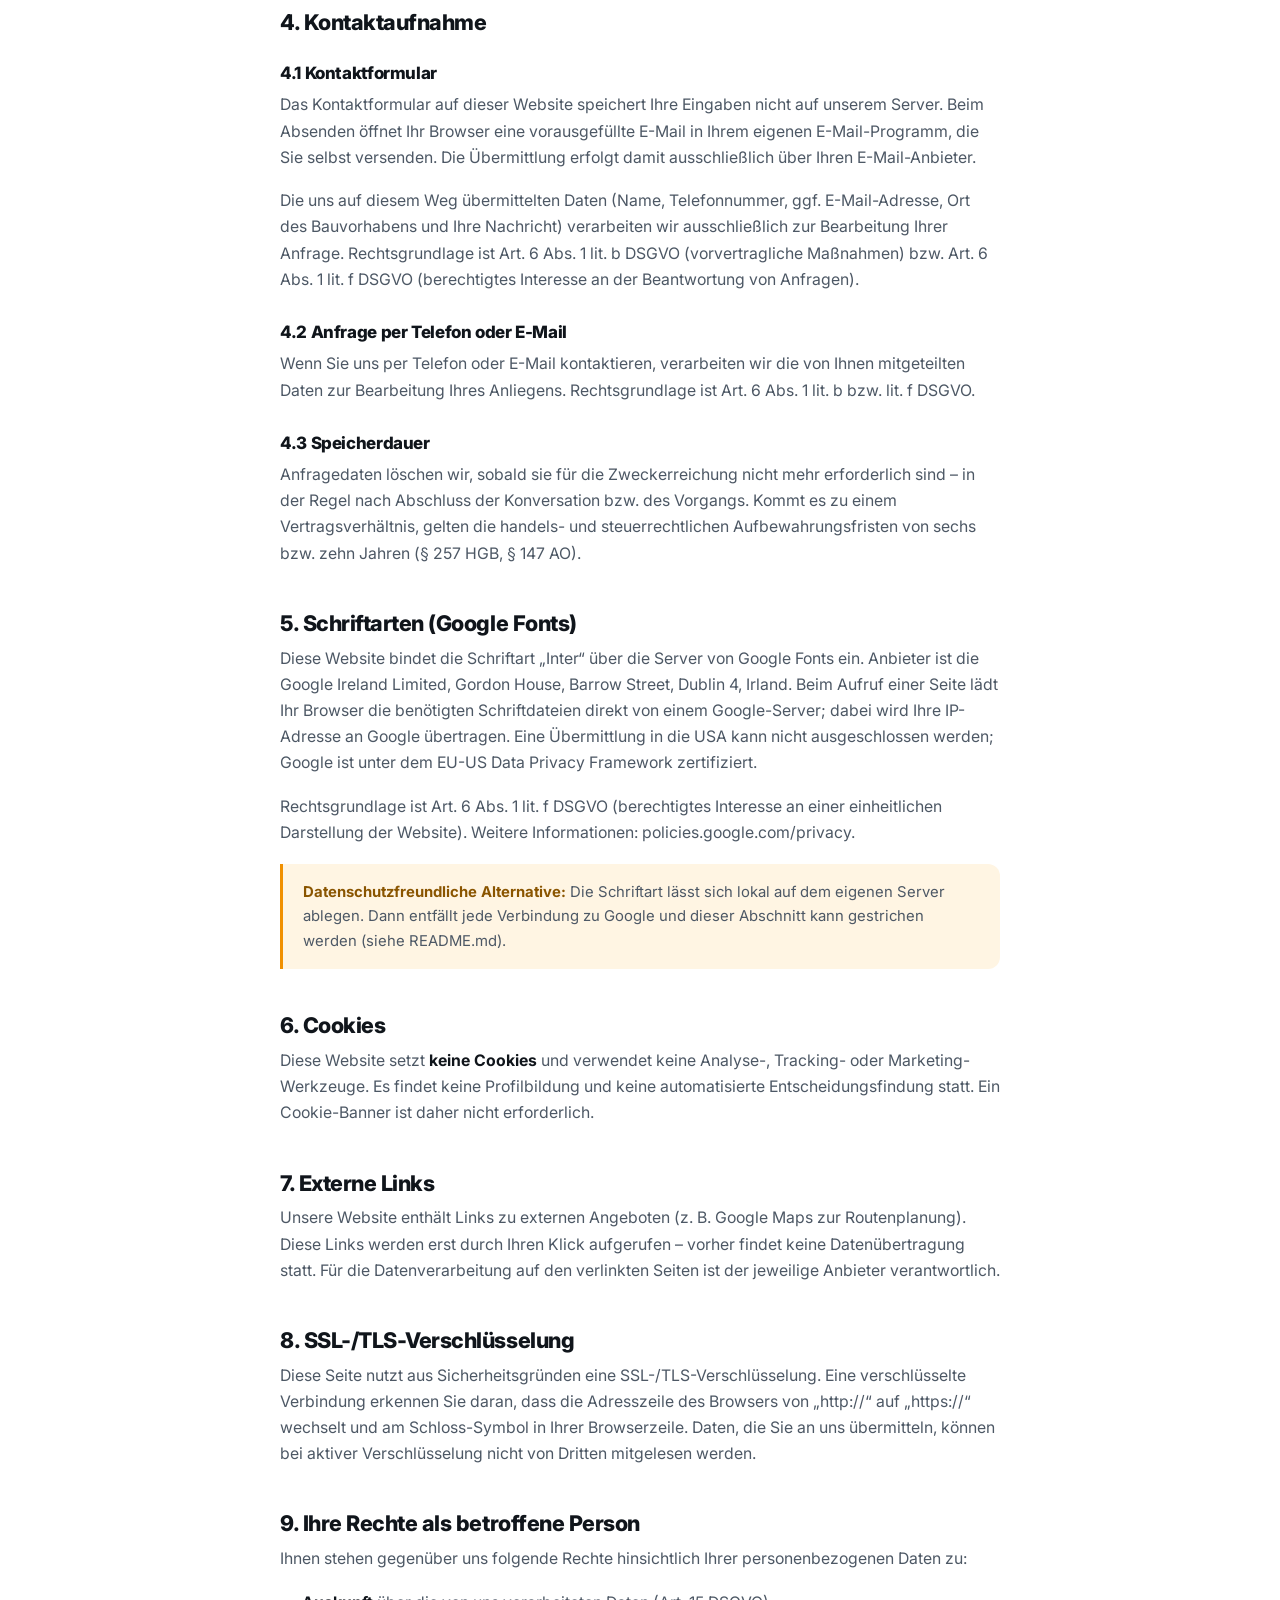
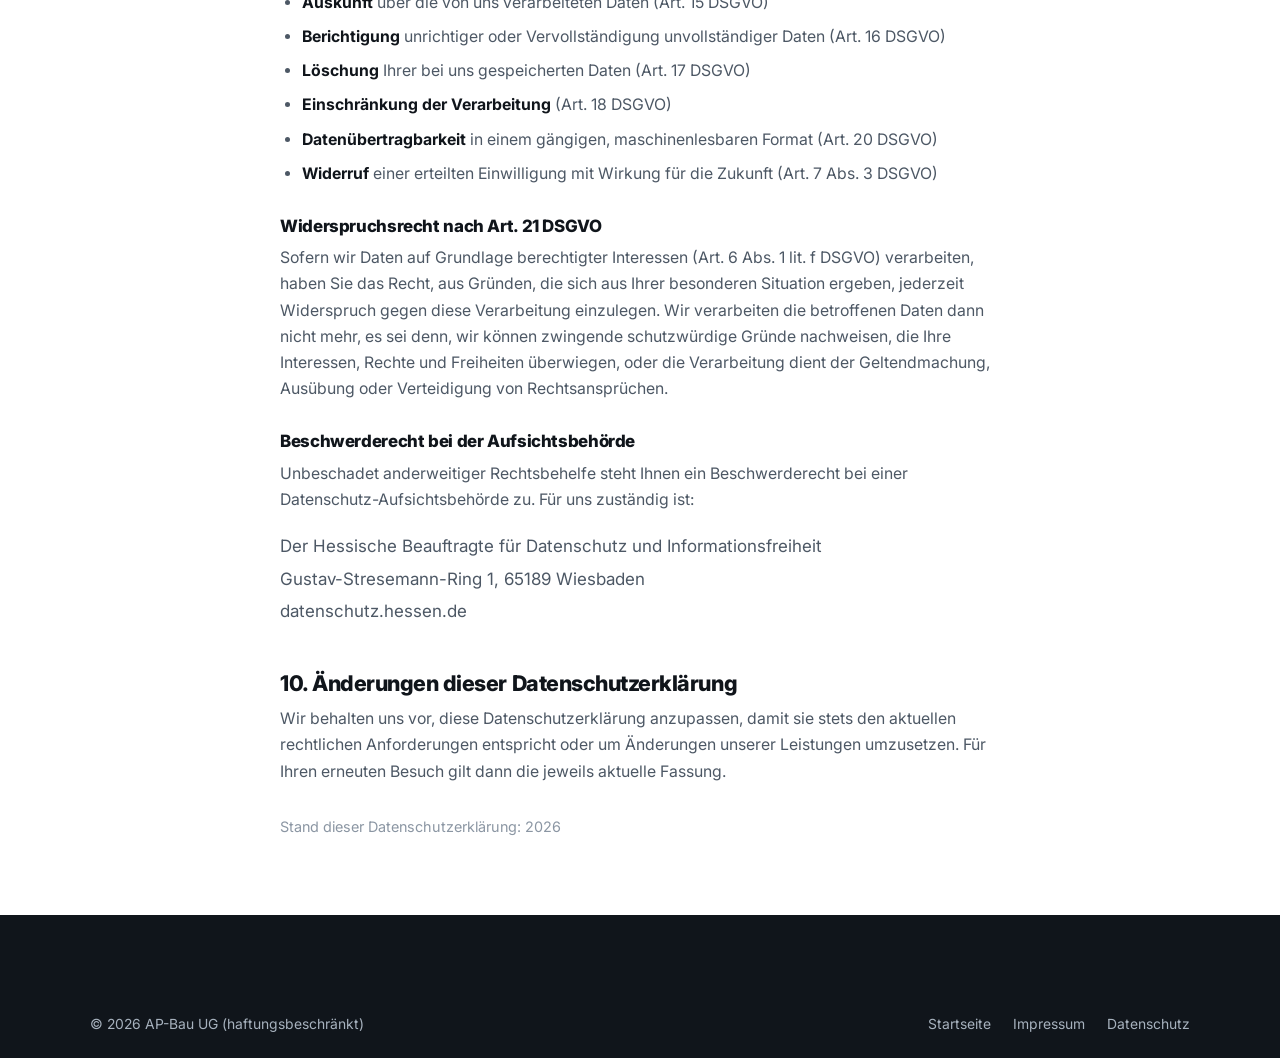
<file: datenschutz.html>
<!DOCTYPE html>
<html lang="de">
<head>
<meta charset="utf-8">
<meta name="viewport" content="width=device-width, initial-scale=1">
<title>Datenschutzerklärung – AP-Bau UG (haftungsbeschränkt), Elz</title>
<meta name="description" content="Datenschutzerklärung der AP-Bau UG (haftungsbeschränkt) nach DSGVO – Informationen zur Verarbeitung personenbezogener Daten auf dieser Website.">
<meta name="robots" content="noindex, follow">
<meta name="theme-color" content="#10151b">
<link rel="icon" href="assets/img/favicon.svg" type="image/svg+xml">
<link rel="preconnect" href="https://fonts.googleapis.com">
<link rel="preconnect" href="https://fonts.gstatic.com" crossorigin>
<link rel="stylesheet" href="https://fonts.googleapis.com/css2?family=Inter:wght@400;500;600;700;800;900&display=swap">
<link rel="stylesheet" href="assets/css/style.css">
</head>
<body>

<a class="skip" href="#main">Zum Inhalt springen</a>

<header class="header">
  <div class="wrap header__in">
    <a class="brand" href="index.html" aria-label="AP-Bau UG Meisterbetrieb – Startseite">
      <img src="assets/img/logo.svg" alt="AP-Bau UG Meisterbetrieb" width="300" height="80">
    </a>
    <div class="header__cta">
      <a class="btn btn--primary" href="index.html#kontakt">Angebot anfordern</a>
    </div>
  </div>
</header>

<main id="main" class="legal">
  <div class="wrap legal__in">

    <a class="backlink" href="index.html">
      <svg viewBox="0 0 24 24" fill="none" stroke="currentColor" stroke-width="2.4" stroke-linecap="round" stroke-linejoin="round" aria-hidden="true"><path d="m15 18-6-6 6-6"/></svg>
      Zurück zur Startseite
    </a>

    <span class="kicker">Rechtliches</span>
    <h1>Datenschutzerklärung</h1>
    <p class="lead">
      Informationen zur Verarbeitung personenbezogener Daten nach Art. 13 und 14 der
      Datenschutz-Grundverordnung (DSGVO).
    </p>

    <div class="note">
      <strong>Hinweis für den Betreiber:</strong> Diese Erklärung beschreibt den Auslieferungszustand
      dieser Website (Kontaktformular per E-Mail, Google Fonts über CDN, keine Analyse-Tools). Sobald Sie
      Analyse-Dienste, Karten-Einbindungen, ein Formular-Backend oder Social-Media-Plugins ergänzen,
      muss dieser Text entsprechend erweitert werden. Ergänzen Sie außerdem die Angaben Ihres
      Hosting-Anbieters unter „Hosting“.
    </div>

    <h2>1. Verantwortlicher</h2>
    <p>Verantwortlich für die Datenverarbeitung auf dieser Website ist:</p>
    <address>
      <strong>AP-Bau UG (haftungsbeschränkt)</strong><br>
      Weberstraße 20<br>
      65604 Elz<br>
      Telefon: <a href="tel:+491777766997">0177 7766997</a><br>
      E-Mail: <a href="mailto:info@ap-bau-ug.de">info@ap-bau-ug.de</a>
    </address>
    <p>
      Ein Datenschutzbeauftragter ist nach § 38 BDSG nicht bestellt, da die gesetzlichen
      Voraussetzungen hierfür nicht vorliegen.
    </p>

    <h2>2. Allgemeines zur Datenverarbeitung</h2>
    <p>
      Wir verarbeiten personenbezogene Daten unserer Nutzer grundsätzlich nur, soweit dies zur
      Bereitstellung einer funktionsfähigen Website sowie unserer Inhalte und Leistungen erforderlich ist.
      Die Verarbeitung erfolgt regelmäßig nur nach Einwilligung des Nutzers oder wenn eine Rechtsvorschrift
      die Verarbeitung gestattet.
    </p>

    <h2>3. Hosting und Server-Logfiles</h2>
    <p>
      Diese Website wird bei einem externen Dienstleister gehostet
      (<em>[Name und Anschrift des Hosting-Anbieters eintragen]</em>). Beim Aufruf der Website erhebt der
      Anbieter automatisch Informationen, die Ihr Browser übermittelt und die technisch erforderlich sind,
      um Ihnen die Website anzuzeigen:
    </p>
    <ul class="bullets">
      <li>IP-Adresse des anfragenden Endgeräts (in der Regel gekürzt gespeichert)</li>
      <li>Datum und Uhrzeit des Zugriffs</li>
      <li>Name und URL der abgerufenen Datei</li>
      <li>Übertragene Datenmenge</li>
      <li>Meldung über den erfolgreichen Abruf</li>
      <li>Verwendeter Browsertyp und dessen Version, Betriebssystem</li>
      <li>Referrer-URL (die zuvor besuchte Seite)</li>
    </ul>
    <p>
      Rechtsgrundlage ist Art. 6 Abs. 1 lit. f DSGVO. Unser berechtigtes Interesse liegt im technisch
      fehlerfreien und sicheren Betrieb der Website. Die Logfiles werden nach spätestens 30 Tagen gelöscht,
      sofern sie nicht zur Aufklärung eines konkreten Missbrauchsfalls benötigt werden. Mit dem
      Hosting-Anbieter besteht ein Vertrag zur Auftragsverarbeitung nach Art. 28 DSGVO.
    </p>

    <h2>4. Kontaktaufnahme</h2>

    <h3>4.1 Kontaktformular</h3>
    <p>
      Das Kontaktformular auf dieser Website speichert Ihre Eingaben nicht auf unserem Server. Beim Absenden
      öffnet Ihr Browser eine vorausgefüllte E-Mail in Ihrem eigenen E-Mail-Programm, die Sie selbst
      versenden. Die Übermittlung erfolgt damit ausschließlich über Ihren E-Mail-Anbieter.
    </p>
    <p>
      Die uns auf diesem Weg übermittelten Daten (Name, Telefonnummer, ggf. E-Mail-Adresse, Ort des
      Bauvorhabens und Ihre Nachricht) verarbeiten wir ausschließlich zur Bearbeitung Ihrer Anfrage.
      Rechtsgrundlage ist Art. 6 Abs. 1 lit. b DSGVO (vorvertragliche Maßnahmen) bzw. Art. 6 Abs. 1 lit. f
      DSGVO (berechtigtes Interesse an der Beantwortung von Anfragen).
    </p>

    <h3>4.2 Anfrage per Telefon oder E-Mail</h3>
    <p>
      Wenn Sie uns per Telefon oder E-Mail kontaktieren, verarbeiten wir die von Ihnen mitgeteilten Daten
      zur Bearbeitung Ihres Anliegens. Rechtsgrundlage ist Art. 6 Abs. 1 lit. b bzw. lit. f DSGVO.
    </p>

    <h3>4.3 Speicherdauer</h3>
    <p>
      Anfragedaten löschen wir, sobald sie für die Zweckerreichung nicht mehr erforderlich sind – in der
      Regel nach Abschluss der Konversation bzw. des Vorgangs. Kommt es zu einem Vertragsverhältnis, gelten
      die handels- und steuerrechtlichen Aufbewahrungsfristen von sechs bzw. zehn Jahren
      (§ 257 HGB, § 147 AO).
    </p>

    <h2>5. Schriftarten (Google Fonts)</h2>
    <p>
      Diese Website bindet die Schriftart „Inter“ über die Server von Google Fonts ein. Anbieter ist die
      Google Ireland Limited, Gordon House, Barrow Street, Dublin 4, Irland. Beim Aufruf einer Seite lädt
      Ihr Browser die benötigten Schriftdateien direkt von einem Google-Server; dabei wird Ihre IP-Adresse
      an Google übertragen. Eine Übermittlung in die USA kann nicht ausgeschlossen werden; Google ist unter
      dem EU-US Data Privacy Framework zertifiziert.
    </p>
    <p>
      Rechtsgrundlage ist Art. 6 Abs. 1 lit. f DSGVO (berechtigtes Interesse an einer einheitlichen
      Darstellung der Website). Weitere Informationen:
      <a href="https://policies.google.com/privacy?hl=de" target="_blank" rel="noopener">policies.google.com/privacy</a>.
    </p>
    <p class="note" style="margin-top:14px">
      <strong>Datenschutzfreundliche Alternative:</strong> Die Schriftart lässt sich lokal auf dem eigenen
      Server ablegen. Dann entfällt jede Verbindung zu Google und dieser Abschnitt kann gestrichen werden
      (siehe README.md).
    </p>

    <h2>6. Cookies</h2>
    <p>
      Diese Website setzt <strong>keine Cookies</strong> und verwendet keine Analyse-, Tracking- oder
      Marketing-Werkzeuge. Es findet keine Profilbildung und keine automatisierte Entscheidungsfindung
      statt. Ein Cookie-Banner ist daher nicht erforderlich.
    </p>

    <h2>7. Externe Links</h2>
    <p>
      Unsere Website enthält Links zu externen Angeboten (z. B. Google Maps zur Routenplanung). Diese Links
      werden erst durch Ihren Klick aufgerufen – vorher findet keine Datenübertragung statt. Für die
      Datenverarbeitung auf den verlinkten Seiten ist der jeweilige Anbieter verantwortlich.
    </p>

    <h2>8. SSL-/TLS-Verschlüsselung</h2>
    <p>
      Diese Seite nutzt aus Sicherheitsgründen eine SSL-/TLS-Verschlüsselung. Eine verschlüsselte
      Verbindung erkennen Sie daran, dass die Adresszeile des Browsers von „http://“ auf „https://“ wechselt
      und am Schloss-Symbol in Ihrer Browserzeile. Daten, die Sie an uns übermitteln, können bei aktiver
      Verschlüsselung nicht von Dritten mitgelesen werden.
    </p>

    <h2>9. Ihre Rechte als betroffene Person</h2>
    <p>Ihnen stehen gegenüber uns folgende Rechte hinsichtlich Ihrer personenbezogenen Daten zu:</p>
    <ul class="bullets">
      <li><strong>Auskunft</strong> über die von uns verarbeiteten Daten (Art. 15 DSGVO)</li>
      <li><strong>Berichtigung</strong> unrichtiger oder Vervollständigung unvollständiger Daten (Art. 16 DSGVO)</li>
      <li><strong>Löschung</strong> Ihrer bei uns gespeicherten Daten (Art. 17 DSGVO)</li>
      <li><strong>Einschränkung der Verarbeitung</strong> (Art. 18 DSGVO)</li>
      <li><strong>Datenübertragbarkeit</strong> in einem gängigen, maschinenlesbaren Format (Art. 20 DSGVO)</li>
      <li><strong>Widerruf</strong> einer erteilten Einwilligung mit Wirkung für die Zukunft (Art. 7 Abs. 3 DSGVO)</li>
    </ul>

    <h3>Widerspruchsrecht nach Art. 21 DSGVO</h3>
    <p>
      Sofern wir Daten auf Grundlage berechtigter Interessen (Art. 6 Abs. 1 lit. f DSGVO) verarbeiten, haben
      Sie das Recht, aus Gründen, die sich aus Ihrer besonderen Situation ergeben, jederzeit Widerspruch
      gegen diese Verarbeitung einzulegen. Wir verarbeiten die betroffenen Daten dann nicht mehr, es sei
      denn, wir können zwingende schutzwürdige Gründe nachweisen, die Ihre Interessen, Rechte und Freiheiten
      überwiegen, oder die Verarbeitung dient der Geltendmachung, Ausübung oder Verteidigung von
      Rechtsansprüchen.
    </p>

    <h3>Beschwerderecht bei der Aufsichtsbehörde</h3>
    <p>
      Unbeschadet anderweitiger Rechtsbehelfe steht Ihnen ein Beschwerderecht bei einer
      Datenschutz-Aufsichtsbehörde zu. Für uns zuständig ist:
    </p>
    <address>
      Der Hessische Beauftragte für Datenschutz und Informationsfreiheit<br>
      Gustav-Stresemann-Ring 1, 65189 Wiesbaden<br>
      <a href="https://datenschutz.hessen.de" target="_blank" rel="noopener">datenschutz.hessen.de</a>
    </address>

    <h2>10. Änderungen dieser Datenschutzerklärung</h2>
    <p>
      Wir behalten uns vor, diese Datenschutzerklärung anzupassen, damit sie stets den aktuellen
      rechtlichen Anforderungen entspricht oder um Änderungen unserer Leistungen umzusetzen. Für Ihren
      erneuten Besuch gilt dann die jeweils aktuelle Fassung.
    </p>
    <p style="color:#8b96a3;font-size:.9rem;margin-top:30px">Stand dieser Datenschutzerklärung: <span id="stand">2026</span></p>

  </div>
</main>

<footer class="footer">
  <div class="wrap">
    <div class="footer__bar" style="border-top:0">
      <span>&copy; <span id="year">2026</span> AP-Bau UG (haftungsbeschränkt)</span>
      <nav aria-label="Rechtliches">
        <a href="index.html">Startseite</a>
        <a href="impressum.html">Impressum</a>
        <a href="datenschutz.html">Datenschutz</a>
      </nav>
    </div>
  </div>
</footer>

<script>
  var y = new Date().getFullYear();
  document.getElementById('year').textContent = y;
  document.getElementById('stand').textContent = y;
</script>
</body>
</html>
</file>
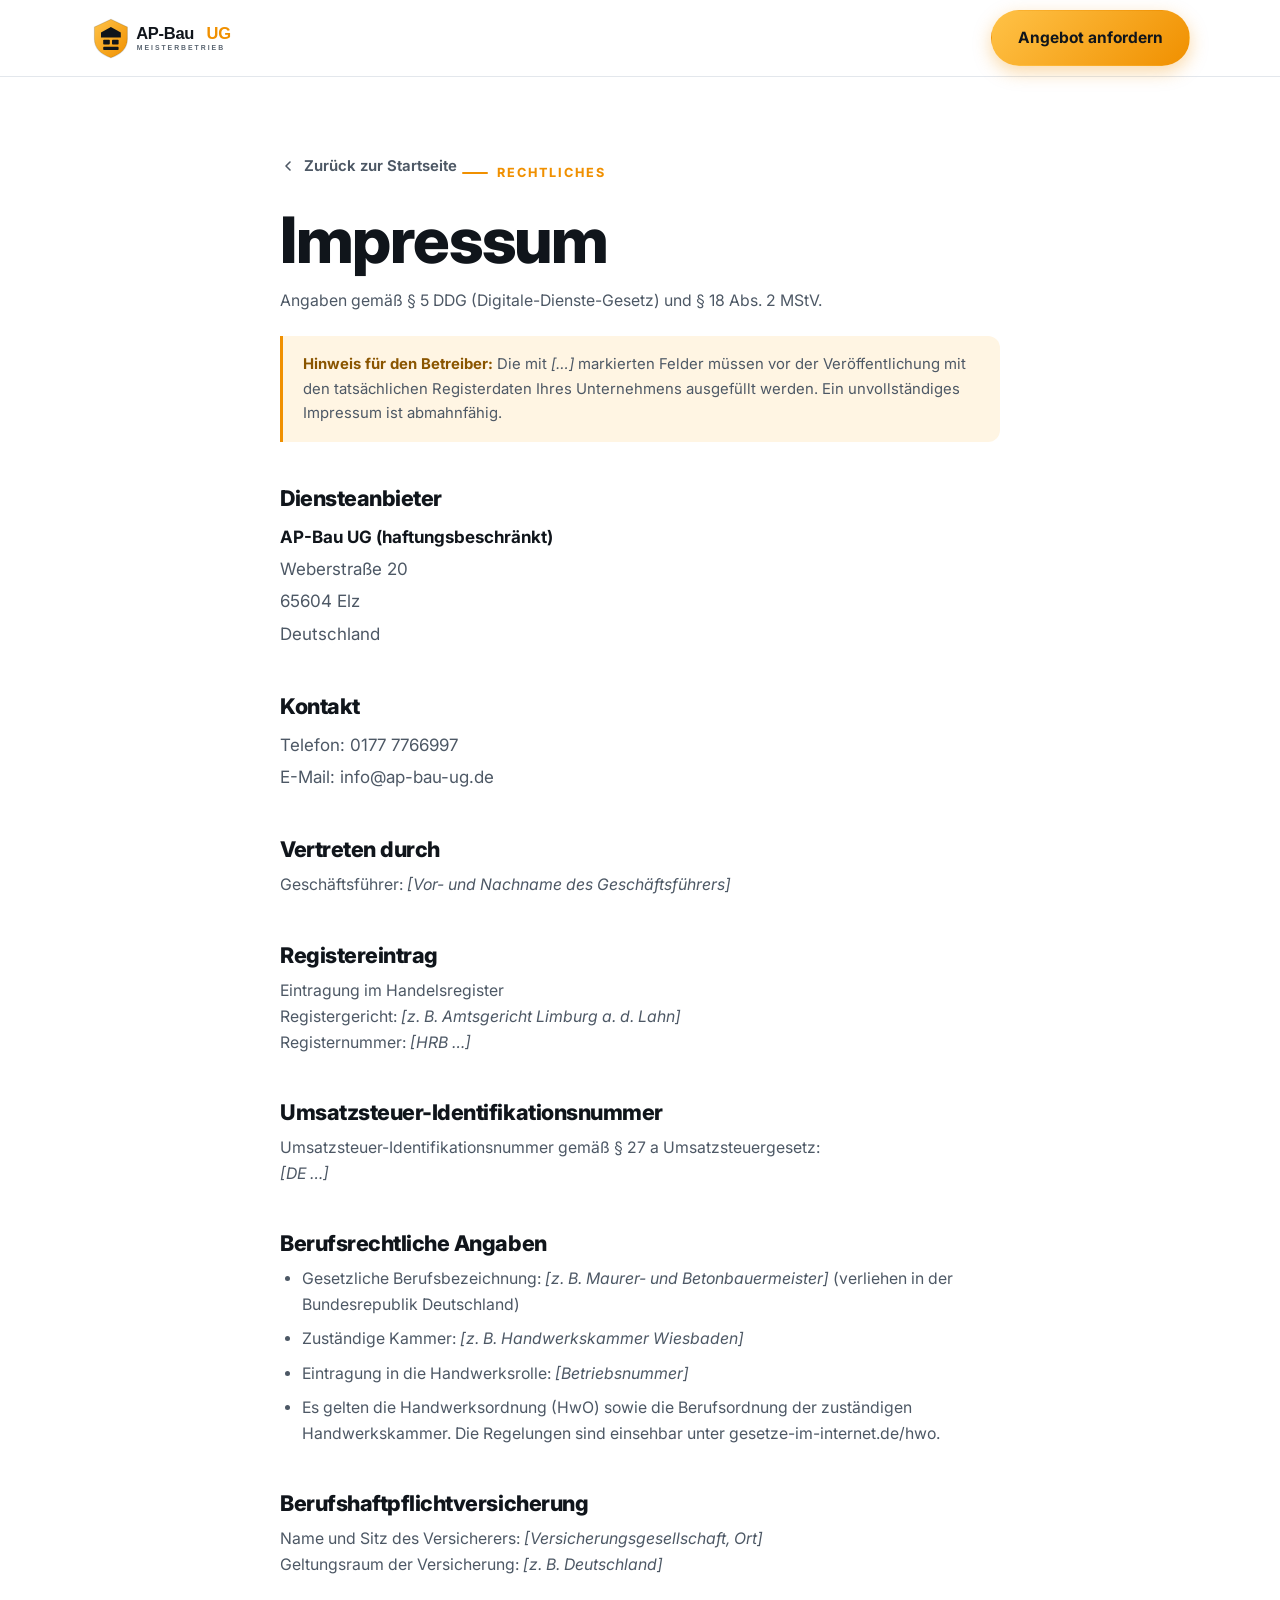
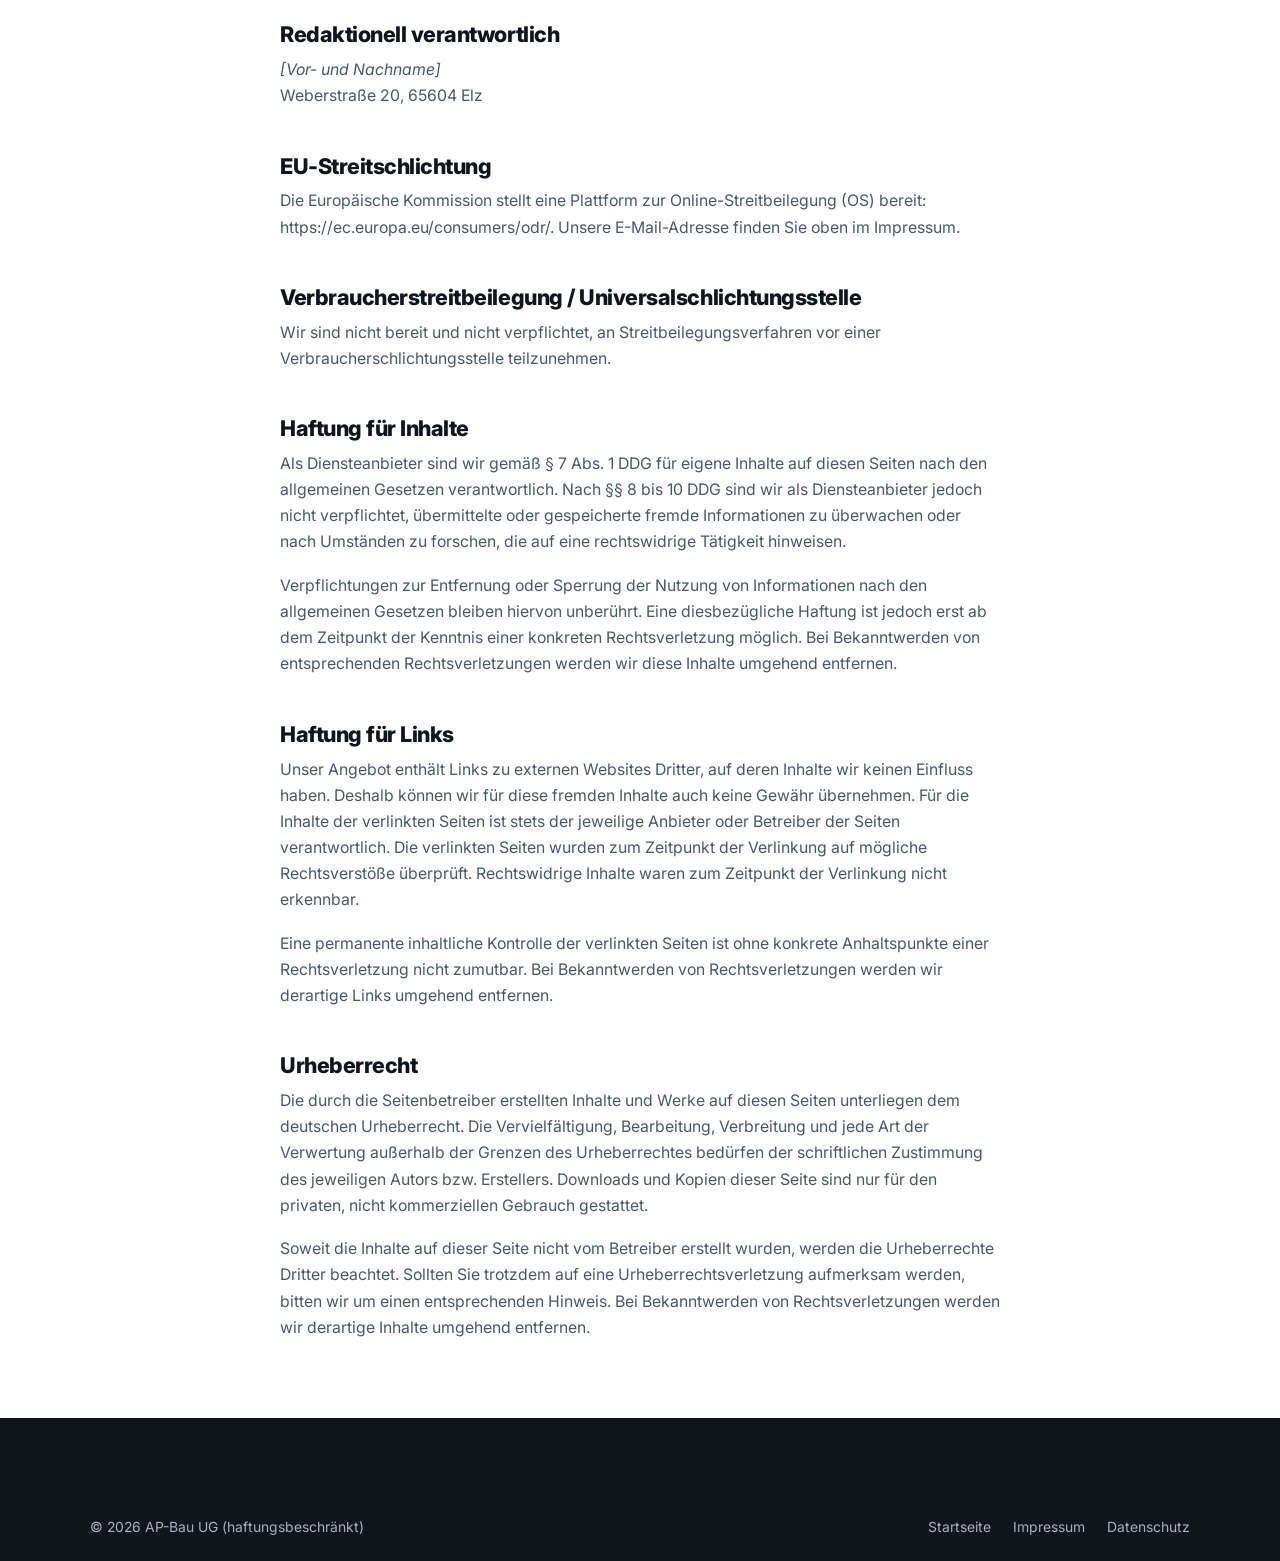
<file: impressum.html>
<!DOCTYPE html>
<html lang="de">
<head>
<meta charset="utf-8">
<meta name="viewport" content="width=device-width, initial-scale=1">
<title>Impressum – AP-Bau UG (haftungsbeschränkt), Elz</title>
<meta name="description" content="Impressum und Anbieterkennzeichnung der AP-Bau UG (haftungsbeschränkt), Weberstraße 20, 65604 Elz.">
<meta name="robots" content="index, follow">
<meta name="theme-color" content="#10151b">
<link rel="icon" href="assets/img/favicon.svg" type="image/svg+xml">
<link rel="preconnect" href="https://fonts.googleapis.com">
<link rel="preconnect" href="https://fonts.gstatic.com" crossorigin>
<link rel="stylesheet" href="https://fonts.googleapis.com/css2?family=Inter:wght@400;500;600;700;800;900&display=swap">
<link rel="stylesheet" href="assets/css/style.css">
</head>
<body>

<a class="skip" href="#main">Zum Inhalt springen</a>

<header class="header">
  <div class="wrap header__in">
    <a class="brand" href="index.html" aria-label="AP-Bau UG Meisterbetrieb – Startseite">
      <img src="assets/img/logo.svg" alt="AP-Bau UG Meisterbetrieb" width="300" height="80">
    </a>
    <div class="header__cta">
      <a class="btn btn--primary" href="index.html#kontakt">Angebot anfordern</a>
    </div>
  </div>
</header>

<main id="main" class="legal">
  <div class="wrap legal__in">

    <a class="backlink" href="index.html">
      <svg viewBox="0 0 24 24" fill="none" stroke="currentColor" stroke-width="2.4" stroke-linecap="round" stroke-linejoin="round" aria-hidden="true"><path d="m15 18-6-6 6-6"/></svg>
      Zurück zur Startseite
    </a>

    <span class="kicker">Rechtliches</span>
    <h1>Impressum</h1>
    <p class="lead">Angaben gemäß § 5 DDG (Digitale-Dienste-Gesetz) und § 18 Abs. 2 MStV.</p>

    <div class="note">
      <strong>Hinweis für den Betreiber:</strong> Die mit <em>[…]</em> markierten Felder müssen vor der
      Veröffentlichung mit den tatsächlichen Registerdaten Ihres Unternehmens ausgefüllt werden.
      Ein unvollständiges Impressum ist abmahnfähig.
    </div>

    <h2>Diensteanbieter</h2>
    <address>
      <strong>AP-Bau UG (haftungsbeschränkt)</strong><br>
      Weberstraße 20<br>
      65604 Elz<br>
      Deutschland
    </address>

    <h2>Kontakt</h2>
    <address>
      Telefon: <a href="tel:+491777766997">0177 7766997</a><br>
      E-Mail: <a href="mailto:info@ap-bau-ug.de">info@ap-bau-ug.de</a>
    </address>

    <h2>Vertreten durch</h2>
    <p>Geschäftsführer: <em>[Vor- und Nachname des Geschäftsführers]</em></p>

    <h2>Registereintrag</h2>
    <p>
      Eintragung im Handelsregister<br>
      Registergericht: <em>[z. B. Amtsgericht Limburg a. d. Lahn]</em><br>
      Registernummer: <em>[HRB …]</em>
    </p>

    <h2>Umsatzsteuer-Identifikationsnummer</h2>
    <p>
      Umsatzsteuer-Identifikationsnummer gemäß § 27 a Umsatzsteuergesetz:<br>
      <em>[DE …]</em>
    </p>

    <h2>Berufsrechtliche Angaben</h2>
    <ul class="bullets">
      <li>Gesetzliche Berufsbezeichnung: <em>[z. B. Maurer- und Betonbauermeister]</em> (verliehen in der Bundesrepublik Deutschland)</li>
      <li>Zuständige Kammer: <em>[z. B. Handwerkskammer Wiesbaden]</em></li>
      <li>Eintragung in die Handwerksrolle: <em>[Betriebsnummer]</em></li>
      <li>Es gelten die Handwerksordnung (HwO) sowie die Berufsordnung der zuständigen Handwerkskammer. Die Regelungen sind einsehbar unter <a href="https://www.gesetze-im-internet.de/hwo/" target="_blank" rel="noopener">gesetze-im-internet.de/hwo</a>.</li>
    </ul>

    <h2>Berufshaftpflichtversicherung</h2>
    <p>
      Name und Sitz des Versicherers: <em>[Versicherungsgesellschaft, Ort]</em><br>
      Geltungsraum der Versicherung: <em>[z. B. Deutschland]</em>
    </p>

    <h2>Redaktionell verantwortlich</h2>
    <p>
      <em>[Vor- und Nachname]</em><br>
      Weberstraße 20, 65604 Elz
    </p>

    <h2>EU-Streitschlichtung</h2>
    <p>
      Die Europäische Kommission stellt eine Plattform zur Online-Streitbeilegung (OS) bereit:
      <a href="https://ec.europa.eu/consumers/odr/" target="_blank" rel="noopener">https://ec.europa.eu/consumers/odr/</a>.
      Unsere E-Mail-Adresse finden Sie oben im Impressum.
    </p>

    <h2>Verbraucherstreitbeilegung / Universalschlichtungsstelle</h2>
    <p>
      Wir sind nicht bereit und nicht verpflichtet, an Streitbeilegungsverfahren vor einer
      Verbraucherschlichtungsstelle teilzunehmen.
    </p>

    <h2>Haftung für Inhalte</h2>
    <p>
      Als Diensteanbieter sind wir gemäß § 7 Abs. 1 DDG für eigene Inhalte auf diesen Seiten nach den
      allgemeinen Gesetzen verantwortlich. Nach §§ 8 bis 10 DDG sind wir als Diensteanbieter jedoch nicht
      verpflichtet, übermittelte oder gespeicherte fremde Informationen zu überwachen oder nach Umständen
      zu forschen, die auf eine rechtswidrige Tätigkeit hinweisen.
    </p>
    <p>
      Verpflichtungen zur Entfernung oder Sperrung der Nutzung von Informationen nach den allgemeinen
      Gesetzen bleiben hiervon unberührt. Eine diesbezügliche Haftung ist jedoch erst ab dem Zeitpunkt der
      Kenntnis einer konkreten Rechtsverletzung möglich. Bei Bekanntwerden von entsprechenden
      Rechtsverletzungen werden wir diese Inhalte umgehend entfernen.
    </p>

    <h2>Haftung für Links</h2>
    <p>
      Unser Angebot enthält Links zu externen Websites Dritter, auf deren Inhalte wir keinen Einfluss haben.
      Deshalb können wir für diese fremden Inhalte auch keine Gewähr übernehmen. Für die Inhalte der
      verlinkten Seiten ist stets der jeweilige Anbieter oder Betreiber der Seiten verantwortlich. Die
      verlinkten Seiten wurden zum Zeitpunkt der Verlinkung auf mögliche Rechtsverstöße überprüft.
      Rechtswidrige Inhalte waren zum Zeitpunkt der Verlinkung nicht erkennbar.
    </p>
    <p>
      Eine permanente inhaltliche Kontrolle der verlinkten Seiten ist ohne konkrete Anhaltspunkte einer
      Rechtsverletzung nicht zumutbar. Bei Bekanntwerden von Rechtsverletzungen werden wir derartige Links
      umgehend entfernen.
    </p>

    <h2>Urheberrecht</h2>
    <p>
      Die durch die Seitenbetreiber erstellten Inhalte und Werke auf diesen Seiten unterliegen dem deutschen
      Urheberrecht. Die Vervielfältigung, Bearbeitung, Verbreitung und jede Art der Verwertung außerhalb der
      Grenzen des Urheberrechtes bedürfen der schriftlichen Zustimmung des jeweiligen Autors bzw. Erstellers.
      Downloads und Kopien dieser Seite sind nur für den privaten, nicht kommerziellen Gebrauch gestattet.
    </p>
    <p>
      Soweit die Inhalte auf dieser Seite nicht vom Betreiber erstellt wurden, werden die Urheberrechte
      Dritter beachtet. Sollten Sie trotzdem auf eine Urheberrechtsverletzung aufmerksam werden, bitten wir
      um einen entsprechenden Hinweis. Bei Bekanntwerden von Rechtsverletzungen werden wir derartige Inhalte
      umgehend entfernen.
    </p>

  </div>
</main>

<footer class="footer">
  <div class="wrap">
    <div class="footer__bar" style="border-top:0">
      <span>&copy; <span id="year">2026</span> AP-Bau UG (haftungsbeschränkt)</span>
      <nav aria-label="Rechtliches">
        <a href="index.html">Startseite</a>
        <a href="impressum.html">Impressum</a>
        <a href="datenschutz.html">Datenschutz</a>
      </nav>
    </div>
  </div>
</footer>

<script>document.getElementById('year').textContent = new Date().getFullYear();</script>
</body>
</html>
</file>
<file: assets/css/style.css>
/* =========================================================
   AP-Bau UG (haftungsbeschränkt) – Meisterbetrieb
   Stylesheet · handgeschrieben, kein Framework
   ========================================================= */

:root{
  --ink:        #10151b;
  --ink-2:      #182029;
  --ink-3:      #232d38;
  --line:       #e3e7ec;
  --line-dark:  rgba(255,255,255,.10);
  --body:       #4d5865;
  --body-dark:  #a7b2be;
  --head:       #10151b;
  --bg:         #ffffff;
  --bg-soft:    #f5f7f9;
  --bg-soft-2:  #eef1f5;

  --amber:      #f09000;
  --amber-lt:   #ffc247;
  --amber-soft: #fff5e3;

  --radius:     14px;
  --radius-lg:  22px;
  --shadow-sm:  0 1px 2px rgba(16,21,27,.06), 0 2px 8px rgba(16,21,27,.05);
  --shadow-md:  0 4px 12px rgba(16,21,27,.07), 0 14px 34px rgba(16,21,27,.09);
  --shadow-lg:  0 10px 24px rgba(16,21,27,.10), 0 30px 60px rgba(16,21,27,.14);

  --maxw:       1180px;
  --gut:        clamp(18px, 4vw, 40px);
  --sans:       "Inter", -apple-system, BlinkMacSystemFont, "Segoe UI", Roboto, "Helvetica Neue", Arial, sans-serif;
}

*,*::before,*::after{ box-sizing:border-box; }

html{
  scroll-behavior:smooth;
  scroll-padding-top:92px;
  -webkit-text-size-adjust:100%;
}

body{
  margin:0;
  font-family:var(--sans);
  font-size:17px;
  line-height:1.65;
  color:var(--body);
  background:var(--bg);
  -webkit-font-smoothing:antialiased;
  text-rendering:optimizeLegibility;
  overflow-x:hidden;
}

h1,h2,h3,h4{
  color:var(--head);
  text-wrap:balance;
  font-weight:800;
  letter-spacing:-.022em;
  line-height:1.12;
  margin:0 0 .5em;
}
h1{ font-size:clamp(2.2rem, 1.35rem + 3.6vw, 4rem); }
h2{ font-size:clamp(1.75rem, 1.15rem + 2.4vw, 2.9rem); }
h3{ font-size:clamp(1.14rem, 1rem + .5vw, 1.4rem); line-height:1.3; }
h4{ font-size:1.02rem; }
p{ margin:0 0 1.1em; }
p:last-child{ margin-bottom:0; }

a{ color:inherit; text-decoration:none; }
img,svg{ max-width:100%; display:block; }
ul{ margin:0; padding:0; list-style:none; }
strong{ color:var(--head); font-weight:700; }

:focus-visible{
  outline:3px solid var(--amber);
  outline-offset:3px;
  border-radius:6px;
}

/* ---------- Layout-Helfer ---------- */
.wrap{
  width:100%;
  max-width:var(--maxw);
  margin-inline:auto;
  padding-inline:var(--gut);
}
.section{ padding-block:clamp(56px, 8vw, 108px); }
.section--soft{ background:var(--bg-soft); }
.section--dark{ background:var(--ink); color:var(--body-dark); }
.section--dark h2,.section--dark h3,.section--dark h4{ color:#fff; }

.skip{
  position:absolute; left:-9999px; top:0;
  background:var(--amber); color:var(--ink);
  padding:12px 18px; font-weight:700; z-index:999; border-radius:0 0 10px 0;
}
.skip:focus{ left:0; }

/* ---------- Kicker / Section-Kopf ---------- */
.kicker{
  display:inline-flex; align-items:center; gap:9px;
  font-size:.79rem; font-weight:750; letter-spacing:.16em; text-transform:uppercase;
  color:var(--amber); margin-bottom:14px;
}
.kicker::before{
  content:""; width:26px; height:2px; background:var(--amber); border-radius:2px;
}
.section-head{ max-width:660px; margin-bottom:clamp(32px,4.5vw,56px); }
.section-head.center{ margin-inline:auto; text-align:center; }
.section-head.center .kicker{ justify-content:center; }
.lead{ font-size:1.09rem; color:var(--body); text-wrap:pretty; }
.section--dark .lead{ color:var(--body-dark); }

/* ---------- Buttons ---------- */
.btn{
  display:inline-flex; align-items:center; justify-content:center; gap:10px;
  padding:14px 26px;
  font:inherit; font-size:.97rem; font-weight:700;
  border:1.5px solid transparent; border-radius:100px;
  cursor:pointer; white-space:nowrap;
  transition:transform .18s ease, box-shadow .18s ease, background .18s ease, color .18s ease, border-color .18s ease;
}
.btn:hover{ transform:translateY(-2px); }
.btn:active{ transform:translateY(0); }
.btn svg{ width:18px; height:18px; flex:none; }

.btn--primary{
  background:linear-gradient(135deg, var(--amber-lt), var(--amber));
  color:var(--ink);
  box-shadow:0 6px 18px rgba(240,144,0,.34);
}
.btn--primary:hover{ box-shadow:0 10px 26px rgba(240,144,0,.44); }

.btn--dark{ background:var(--ink); color:#fff; }
.btn--dark:hover{ background:var(--ink-3); }

.btn--ghost{ border-color:var(--line); background:#fff; color:var(--head); }
.btn--ghost:hover{ border-color:var(--head); }

.btn--ghost-light{ border-color:rgba(255,255,255,.28); color:#fff; background:transparent; }
.btn--ghost-light:hover{ border-color:#fff; background:rgba(255,255,255,.08); }

.btn--lg{ padding:17px 32px; font-size:1.02rem; }
.btn--block{ width:100%; }

/* =========================================================
   Topbar + Header
   ========================================================= */
.topbar{
  background:var(--ink);
  color:var(--body-dark);
  font-size:.845rem;
}
.topbar__in{
  display:flex; align-items:center; justify-content:space-between; gap:18px;
  min-height:42px; padding-block:6px; flex-wrap:wrap;
}
.topbar__list{ display:flex; align-items:center; gap:22px; flex-wrap:wrap; }
.topbar__item{ display:inline-flex; align-items:center; gap:8px; }
.topbar__item svg{ width:15px; height:15px; color:var(--amber); flex:none; }
.topbar a:hover{ color:#fff; }
.topbar__status{ display:inline-flex; align-items:center; gap:8px; font-weight:650; }
.dot{
  width:8px; height:8px; border-radius:50%; background:#5b6672; flex:none;
}
.dot--open{ background:#39c26a; box-shadow:0 0 0 4px rgba(57,194,106,.18); }
.dot--closed{ background:#e2574c; box-shadow:0 0 0 4px rgba(226,87,76,.18); }

.header{
  position:sticky; top:0; z-index:100;
  background:rgba(255,255,255,.86);
  backdrop-filter:saturate(180%) blur(14px);
  -webkit-backdrop-filter:saturate(180%) blur(14px);
  border-bottom:1px solid var(--line);
  transition:box-shadow .25s ease, background .25s ease;
}
.header.is-stuck{ box-shadow:var(--shadow-sm); background:rgba(255,255,255,.95); }
.header__in{
  display:flex; align-items:center; justify-content:space-between; gap:20px;
  min-height:76px;
}
.brand{ display:flex; align-items:center; flex:none; }
.brand img{ height:44px; width:auto; }

.nav{ display:flex; align-items:center; gap:4px; margin-left:auto; }
.nav a{
  position:relative;
  padding:10px 14px; border-radius:9px;
  font-size:.95rem; font-weight:600; color:#39434f;
  transition:color .18s ease, background .18s ease;
}
.nav a:hover{ color:var(--head); background:var(--bg-soft); }
.nav a.is-active{ color:var(--head); }
.nav a.is-active::after{
  content:""; position:absolute; left:14px; right:14px; bottom:4px;
  height:2px; background:var(--amber); border-radius:2px;
}
.header__cta{ display:flex; align-items:center; gap:10px; flex:none; }

.burger{
  display:none;
  width:46px; height:46px; padding:0;
  border:1.5px solid var(--line); border-radius:12px; background:#fff;
  cursor:pointer;
}
.burger span{
  display:block; width:20px; height:2px; margin:4px auto;
  background:var(--head); border-radius:2px;
  transition:transform .25s ease, opacity .2s ease;
}
.burger[aria-expanded="true"] span:nth-child(1){ transform:translateY(6px) rotate(45deg); }
.burger[aria-expanded="true"] span:nth-child(2){ opacity:0; }
.burger[aria-expanded="true"] span:nth-child(3){ transform:translateY(-6px) rotate(-45deg); }

/* =========================================================
   Hero
   ========================================================= */
.hero{
  position:relative;
  background:
    radial-gradient(900px 480px at 88% -12%, rgba(240,144,0,.20), transparent 62%),
    radial-gradient(700px 420px at 4% 108%, rgba(240,144,0,.09), transparent 60%),
    linear-gradient(168deg, #10151b 0%, #161e27 55%, #10151b 100%);
  color:var(--body-dark);
  overflow:hidden;
  isolation:isolate;
}
.hero::after{
  content:""; position:absolute; inset:0; z-index:-1;
  background-image:
    linear-gradient(rgba(255,255,255,.035) 1px, transparent 1px),
    linear-gradient(90deg, rgba(255,255,255,.035) 1px, transparent 1px);
  background-size:64px 64px;
  mask-image:radial-gradient(closest-side at 60% 40%, #000 30%, transparent 100%);
  -webkit-mask-image:radial-gradient(closest-side at 60% 40%, #000 30%, transparent 100%);
}
.hero__in{
  display:grid; grid-template-columns:1.08fr .92fr; gap:clamp(32px,5vw,72px);
  align-items:center;
  padding-block:clamp(56px, 8vw, 104px);
}
.hero h1{ color:#fff; margin-bottom:20px; }
.hero h1 em{
  font-style:normal;
  background:linear-gradient(120deg, var(--amber-lt), var(--amber));
  -webkit-background-clip:text; background-clip:text; color:transparent;
}
.hero__lead{ font-size:1.13rem; max-width:52ch; margin-bottom:30px; }
.hero__actions{ display:flex; flex-wrap:wrap; gap:14px; margin-bottom:34px; }

.badge{
  display:inline-flex; align-items:center; gap:10px;
  padding:8px 16px 8px 10px; margin-bottom:24px;
  border:1px solid rgba(255,255,255,.14); border-radius:100px;
  background:rgba(255,255,255,.05);
  font-size:.85rem; font-weight:600; color:#dfe5ec;
}
.badge b{ color:var(--amber-lt); font-weight:800; }
.badge__pill{
  display:inline-flex; align-items:center; gap:6px;
  padding:3px 10px; border-radius:100px;
  background:rgba(240,144,0,.16); color:var(--amber-lt);
  font-size:.74rem; font-weight:800; letter-spacing:.06em; text-transform:uppercase;
}

.trust{ display:flex; flex-wrap:wrap; gap:12px 26px; }
.trust li{
  display:inline-flex; align-items:center; gap:9px;
  font-size:.92rem; font-weight:600; color:#c9d2db;
}
.trust svg{ width:19px; height:19px; color:var(--amber); flex:none; }

/* Hero-Karte (Anfrage-Kurzformular / Kontaktkarte) */
.hero__card{
  background:#fff; color:var(--body);
  border-radius:var(--radius-lg);
  box-shadow:var(--shadow-lg);
  padding:clamp(24px,3vw,34px);
}
.hero__card h2{ font-size:1.42rem; margin-bottom:6px; }
.hero__card .muted{ font-size:.93rem; margin-bottom:22px; }

.quickrow{
  display:flex; align-items:center; gap:14px;
  padding:14px 0; border-top:1px solid var(--line);
}
.quickrow:first-of-type{ border-top:0; padding-top:0; }
.quickrow__ic{
  width:42px; height:42px; flex:none;
  display:grid; place-items:center;
  border-radius:12px; background:var(--amber-soft); color:var(--amber);
}
.quickrow__ic svg{ width:20px; height:20px; }
.quickrow__t{ font-size:.78rem; font-weight:700; letter-spacing:.1em; text-transform:uppercase; color:#8b96a3; }
.quickrow__v{ font-weight:750; color:var(--head); font-size:1.03rem; }
.quickrow__v a:hover{ color:var(--amber); }

/* =========================================================
   Marquee / Leistungs-Laufband
   ========================================================= */
.strip{
  background:var(--ink-2);
  border-block:1px solid var(--line-dark);
  overflow:hidden;
  padding-block:16px;
}
.strip__track{
  display:flex; gap:56px; width:max-content;
  animation:slide 38s linear infinite;
}
.strip:hover .strip__track{ animation-play-state:paused; }
.strip__item{
  display:inline-flex; align-items:center; gap:12px;
  color:#93a0ad; font-size:.88rem; font-weight:700;
  letter-spacing:.14em; text-transform:uppercase; white-space:nowrap;
}
.strip__item::before{ content:""; width:6px; height:6px; border-radius:50%; background:var(--amber); }
@keyframes slide{ to{ transform:translateX(-50%); } }

/* =========================================================
   Leistungen
   ========================================================= */
.grid{ display:grid; gap:22px; }
.grid--3{ grid-template-columns:repeat(3,1fr); }
.grid--4{ grid-template-columns:repeat(4,1fr); }
.grid--2{ grid-template-columns:repeat(2,1fr); }

.card{
  position:relative;
  background:#fff; border:1px solid var(--line);
  border-radius:var(--radius-lg); padding:30px 28px 32px;
  overflow:hidden;
  transition:transform .22s ease, box-shadow .22s ease, border-color .22s ease;
}
.card::before{
  content:""; position:absolute; inset:0 0 auto 0; height:3px;
  background:linear-gradient(90deg, var(--amber-lt), var(--amber));
  transform:scaleX(0); transform-origin:left; transition:transform .3s ease;
}
.card:hover{ transform:translateY(-6px); box-shadow:var(--shadow-md); border-color:transparent; }
.card:hover::before{ transform:scaleX(1); }
.card h3{ margin-bottom:10px; }
.card p{ font-size:.97rem; }

.card__ic{
  width:54px; height:54px; margin-bottom:20px;
  display:grid; place-items:center;
  border-radius:15px;
  background:linear-gradient(150deg, var(--amber-soft), #fdead0);
  color:#b06a00;
}
.card__ic svg{ width:26px; height:26px; }

.taglist{ display:flex; flex-wrap:wrap; gap:7px; margin-top:18px; }
.taglist li{
  font-size:.79rem; font-weight:650; color:#5f6b78;
  padding:5px 11px; border-radius:100px;
  background:var(--bg-soft-2);
}

/* ---------- Split (Über uns) ---------- */
.split{
  display:grid; grid-template-columns:1fr 1fr; gap:clamp(32px,5vw,72px); align-items:center;
}
.checks{ display:grid; gap:14px; margin:26px 0 30px; }
.checks li{ display:flex; gap:13px; align-items:flex-start; font-size:.99rem; }
.checks svg{ width:22px; height:22px; flex:none; color:var(--amber); margin-top:1px; }
.checks b{ display:block; color:var(--head); }
.section--dark .checks li{ color:var(--body-dark); }

.frame{
  position:relative;
  border-radius:var(--radius-lg);
  background:linear-gradient(150deg, var(--ink-2), var(--ink));
  padding:clamp(28px,3.6vw,42px);
  color:#fff;
  overflow:hidden;
}
.frame::after{
  content:""; position:absolute; right:-70px; bottom:-70px;
  width:230px; height:230px; border-radius:50%;
  background:radial-gradient(circle, rgba(240,144,0,.30), transparent 68%);
}
.frame .kicker{ color:var(--amber-lt); }
.frame .kicker::before{ background:var(--amber-lt); }

.stats{ display:grid; grid-template-columns:repeat(2,1fr); gap:26px 20px; position:relative; z-index:1; }
.stats__n{
  font-size:clamp(2rem,1.3rem+2.2vw,2.9rem); font-weight:850; line-height:1;
  color:var(--amber-lt); letter-spacing:-.03em;
}
.stats__l{ font-size:.9rem; color:var(--body-dark); margin-top:8px; }

/* ---------- Ablauf ---------- */
.steps{ counter-reset:s; display:grid; grid-template-columns:repeat(4,1fr); gap:22px; }
.step{ position:relative; padding-top:16px; }
.step::before{
  counter-increment:s; content:counter(s,decimal-leading-zero);
  display:block; font-size:2.4rem; font-weight:850; line-height:1;
  color:transparent; -webkit-text-stroke:1.6px var(--amber);
  margin-bottom:14px; letter-spacing:-.03em;
}
.step::after{
  content:""; position:absolute; top:26px; left:64px; right:-14px; height:1.5px;
  background:repeating-linear-gradient(90deg, var(--line) 0 7px, transparent 7px 14px);
}
.step:last-child::after{ display:none; }
.step h3{ font-size:1.12rem; margin-bottom:8px; }
.step p{ font-size:.95rem; }

/* ---------- Einsatzgebiet ---------- */
.areas{ display:flex; flex-wrap:wrap; gap:10px; }
.areas li{
  padding:9px 17px; border-radius:100px;
  border:1px solid var(--line-dark); background:rgba(255,255,255,.04);
  font-size:.92rem; font-weight:600; color:#cfd7e0;
  transition:border-color .2s ease, color .2s ease, background .2s ease;
}
.areas li:hover{ border-color:var(--amber); color:#fff; background:rgba(240,144,0,.10); }

/* ---------- FAQ ---------- */
.faq{ max-width:820px; margin-inline:auto; display:grid; gap:12px; }
.faq details{
  background:#fff; border:1px solid var(--line); border-radius:var(--radius);
  transition:border-color .2s ease, box-shadow .2s ease;
}
.faq details[open]{ border-color:#d3dae2; box-shadow:var(--shadow-sm); }
.faq summary{
  display:flex; align-items:center; justify-content:space-between; gap:18px;
  padding:20px 24px; cursor:pointer; list-style:none;
  font-weight:700; color:var(--head); font-size:1.03rem;
}
.faq summary::-webkit-details-marker{ display:none; }
.faq summary::after{
  content:""; flex:none; width:12px; height:12px;
  border-right:2.2px solid var(--amber); border-bottom:2.2px solid var(--amber);
  transform:rotate(45deg) translateY(-3px); transition:transform .25s ease;
}
.faq details[open] summary::after{ transform:rotate(-135deg) translateY(-3px); }
.faq .faq__a{ padding:0 24px 22px; font-size:.98rem; }

/* ---------- CTA-Band ---------- */
.cta{
  background:linear-gradient(120deg, var(--amber-lt), var(--amber));
  color:var(--ink);
}
.cta__in{
  display:flex; align-items:center; justify-content:space-between; gap:32px; flex-wrap:wrap;
  padding-block:clamp(40px,5vw,64px);
}
.cta h2{ margin-bottom:6px; }
.cta p{ color:#5a4204; font-weight:600; max-width:56ch; }
.cta .btn--dark{ box-shadow:0 8px 24px rgba(16,21,27,.28); }

/* ---------- Kontakt ---------- */
.contact{ display:grid; grid-template-columns:.92fr 1.08fr; gap:clamp(28px,4vw,56px); align-items:start; }

.infocard{
  background:#fff; border:1px solid var(--line); border-radius:var(--radius-lg);
  padding:28px; box-shadow:var(--shadow-sm);
}
.infocard + .infocard{ margin-top:20px; }
.infocard h3{ font-size:1.14rem; margin-bottom:18px; }

.hours{ display:grid; gap:2px; }
.hours li{
  display:flex; align-items:center; justify-content:space-between; gap:16px;
  padding:11px 0; border-bottom:1px dashed var(--line);
  font-size:.96rem;
}
.hours li:last-child{ border-bottom:0; }
.hours span:first-child{ font-weight:650; color:var(--head); }
.hours .closed{ color:#98a3b0; }
.hours li.is-today{
  background:var(--amber-soft); border-radius:9px;
  padding-inline:12px; border-bottom-color:transparent;
}

.form{
  background:#fff; border:1px solid var(--line); border-radius:var(--radius-lg);
  padding:clamp(24px,3vw,36px); box-shadow:var(--shadow-sm);
}
.field{ margin-bottom:18px; }
.field label{
  display:block; margin-bottom:7px;
  font-size:.86rem; font-weight:700; color:var(--head);
}
.field .req{ color:var(--amber); }
.field input, .field select, .field textarea{
  width:100%; padding:13px 15px;
  font:inherit; font-size:.97rem; color:var(--head);
  background:var(--bg-soft); border:1.5px solid var(--line); border-radius:11px;
  transition:border-color .18s ease, background .18s ease, box-shadow .18s ease;
}
.field textarea{ min-height:132px; resize:vertical; }
.field input:focus, .field select:focus, .field textarea:focus{
  outline:none; background:#fff; border-color:var(--amber);
  box-shadow:0 0 0 4px rgba(240,144,0,.14);
}
.field--row{ display:grid; grid-template-columns:1fr 1fr; gap:18px; }
.field--row .field{ margin-bottom:0; }
.check{ display:flex; gap:11px; align-items:flex-start; font-size:.88rem; margin-bottom:20px; }
.check input{ width:18px; height:18px; margin-top:2px; flex:none; accent-color:var(--amber); }
.check a{ color:var(--amber); text-decoration:underline; text-underline-offset:2px; }
.form__note{ margin-top:14px; font-size:.83rem; color:#8b96a3; text-align:center; }
.hp{ position:absolute; left:-9999px; opacity:0; height:0; }

.formmsg{
  display:none; gap:12px; align-items:flex-start;
  padding:16px 18px; border-radius:12px; margin-bottom:20px; font-size:.94rem;
}
.formmsg.is-visible{ display:flex; }
.formmsg--ok{ background:#e9f8ef; color:#1c6b3c; border:1px solid #bde5cd; }
.formmsg--ok strong{ color:#14532b; }

.mapcard{
  display:flex; align-items:center; gap:16px;
  padding:18px 20px; margin-top:20px;
  border:1px solid var(--line); border-radius:var(--radius);
  background:var(--bg-soft);
  transition:border-color .2s ease, background .2s ease;
}
.mapcard:hover{ border-color:var(--amber); background:#fff; }
.mapcard svg{ width:22px; height:22px; color:var(--amber); flex:none; }
.mapcard b{ display:block; color:var(--head); }
.mapcard small{ color:var(--body); }

/* =========================================================
   Footer
   ========================================================= */
.footer{ background:var(--ink); color:var(--body-dark); padding-top:clamp(48px,6vw,76px); }
.footer__grid{
  display:grid; grid-template-columns:1.5fr 1fr 1fr 1.1fr; gap:38px 32px;
  padding-bottom:44px;
}
.footer img{ height:44px; margin-bottom:18px; }
.footer h4{
  color:#fff; font-size:.82rem; font-weight:750;
  letter-spacing:.14em; text-transform:uppercase; margin-bottom:18px;
}
.footer__list{ display:grid; gap:11px; font-size:.95rem; }
.footer__list a:hover, .footer address a:hover{ color:var(--amber-lt); }
.footer address{ font-style:normal; font-size:.95rem; line-height:1.8; }
.footer__bar{
  display:flex; align-items:center; justify-content:space-between; gap:18px; flex-wrap:wrap;
  padding-block:22px; border-top:1px solid var(--line-dark);
  font-size:.87rem;
}
.footer__bar nav{ display:flex; gap:22px; flex-wrap:wrap; }

/* Sticky Call-Button (mobil) */
.callbar{
  display:none;
  position:fixed; left:0; right:0; bottom:0; z-index:95;
  padding:10px 14px calc(10px + env(safe-area-inset-bottom));
  background:rgba(255,255,255,.94);
  backdrop-filter:blur(12px); -webkit-backdrop-filter:blur(12px);
  border-top:1px solid var(--line);
  gap:10px;
}
.callbar .btn{ flex:1; padding-block:13px; }

/* Nach-oben-Button */
.totop{
  position:fixed; right:20px; bottom:20px; z-index:90;
  width:46px; height:46px; display:grid; place-items:center;
  border:0; border-radius:50%; cursor:pointer;
  background:var(--ink); color:#fff; box-shadow:var(--shadow-md);
  opacity:0; visibility:hidden; transform:translateY(10px);
  transition:opacity .25s ease, transform .25s ease, visibility .25s;
}
.totop.is-visible{ opacity:1; visibility:visible; transform:none; }
.totop svg{ width:19px; height:19px; }

/* =========================================================
   Rechtstexte (Impressum / Datenschutz)
   ========================================================= */
.legal{ padding-block:clamp(48px,6vw,86px); }
.legal__in{ max-width:800px; }
.legal h1{ font-size:clamp(1.9rem,1.4rem+2vw,2.8rem); margin-bottom:12px; }
.legal h2{ font-size:1.35rem; margin-top:44px; }
.legal h3{ font-size:1.06rem; margin-top:28px; }
.legal p, .legal li{ font-size:.99rem; }
.legal ul.bullets{ list-style:disc; padding-left:22px; display:grid; gap:8px; margin-bottom:1.1em; }
.legal address{ font-style:normal; line-height:1.9; }
.legal .note{
  padding:16px 20px; border-left:3px solid var(--amber);
  background:var(--amber-soft); border-radius:0 12px 12px 0;
  font-size:.93rem; margin:22px 0;
}
.legal .note strong{ color:#8a5500; }
.backlink{
  display:inline-flex; align-items:center; gap:8px;
  font-weight:650; font-size:.93rem; color:var(--body); margin-bottom:26px;
}
.backlink:hover{ color:var(--amber); }
.backlink svg{ width:16px; height:16px; }

/* =========================================================
   Reveal-Animation
   ========================================================= */
.reveal{ opacity:0; transform:translateY(22px); }
.reveal.is-in{ opacity:1; transform:none; transition:opacity .6s ease, transform .6s cubic-bezier(.22,1,.36,1); }

/* =========================================================
   Responsive
   ========================================================= */
@media (max-width:1080px){
  .grid--4{ grid-template-columns:repeat(2,1fr); }
  .steps{ grid-template-columns:repeat(2,1fr); row-gap:34px; }
  .step:nth-child(2)::after{ display:none; }
  .footer__grid{ grid-template-columns:1fr 1fr; }
}

@media (max-width:900px){
  html{ scroll-padding-top:78px; }
  .hero__in{ grid-template-columns:1fr; }
  .hero__card{ order:2; }
  .split, .contact{ grid-template-columns:1fr; }
  .grid--3{ grid-template-columns:repeat(2,1fr); }
  .topbar__list .topbar__item--hide{ display:none; }
}

@media (max-width:760px){
  body{ font-size:16px; }
  .nav{
    position:absolute; top:100%; left:0; right:0;
    flex-direction:column; align-items:stretch; gap:2px;
    padding:14px var(--gut) 22px;
    background:#fff; border-bottom:1px solid var(--line);
    box-shadow:var(--shadow-md);
    max-height:calc(100dvh - 140px); overflow-y:auto;
    transform:translateY(-12px); opacity:0; visibility:hidden;
    transition:opacity .22s ease, transform .22s ease, visibility .22s;
  }
  .nav.is-open{ transform:none; opacity:1; visibility:visible; }
  .nav a{ padding:14px 12px; font-size:1.02rem; border-bottom:1px solid var(--line); border-radius:0; }
  .nav a.is-active::after{ display:none; }
  .burger{ display:block; }
  .header__cta .btn{ display:none; }
  .grid--3, .grid--2, .grid--4, .steps{ grid-template-columns:1fr; }
  .step::after{ display:none; }
  .field--row{ grid-template-columns:1fr; gap:18px; }
  .stats{ grid-template-columns:repeat(2,1fr); }
  .footer__grid{ grid-template-columns:1fr; gap:32px; }
  .footer__bar{ justify-content:center; text-align:center; }
  .callbar{ display:flex; }
  body{ padding-bottom:74px; }
  .totop{ bottom:84px; right:14px; }
  .cta__in{ flex-direction:column; align-items:flex-start; }
}

@media (max-width:420px){
  .brand img{ height:38px; }
  .topbar{ font-size:.8rem; }
}

@media print{
  .header, .topbar, .callbar, .totop, .cta, .strip, .form{ display:none !important; }
  body{ color:#000; }
}

@media (prefers-reduced-motion:reduce){
  *,*::before,*::after{
    animation-duration:.01ms !important; animation-iteration-count:1 !important;
    transition-duration:.01ms !important; scroll-behavior:auto !important;
  }
  .reveal{ opacity:1; transform:none; }
}
</file>
